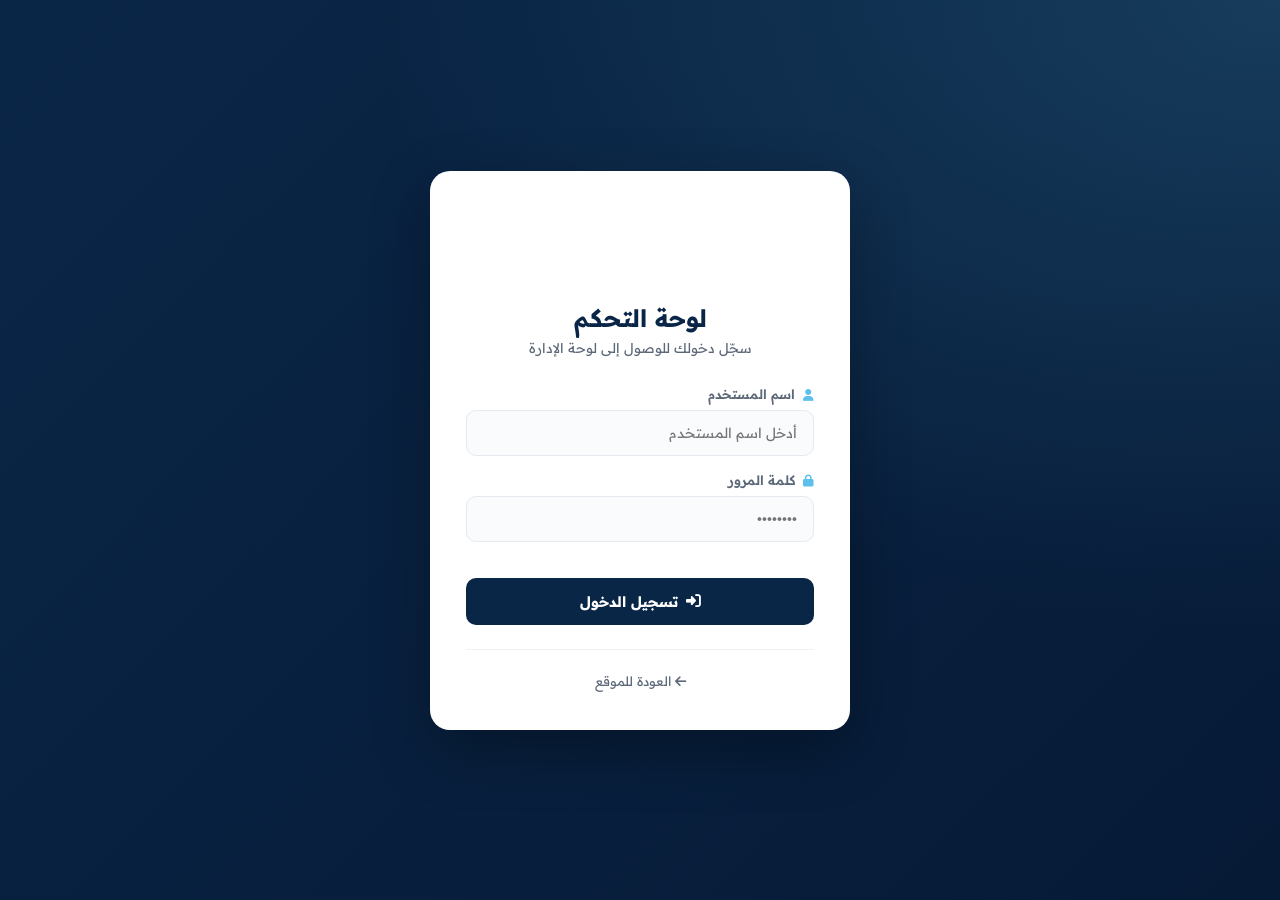
<file: admin/index.html>
<!DOCTYPE html>
<html lang="ar" dir="rtl">
<head>
<meta charset="utf-8">
<meta name="viewport" content="width=device-width, initial-scale=1">
<meta name="theme-color" content="#0a2647">
<title>لوحة التحكم | العواد للتكييف</title>
<link rel="stylesheet" href="https://cdnjs.cloudflare.com/ajax/libs/font-awesome/6.5.0/css/all.min.css">
<link href="https://fonts.googleapis.com/css2?family=Readex+Pro:wght@300;400;500;600;700&display=swap" rel="stylesheet">
<link rel="stylesheet" href="assets/admin.css">
</head>
<body class="login-body">

<div class="login-wrap">
<div class="login-card">
<div class="login-logo">
<img src="../assets/logo.svg" alt="العواد للتكييف">
</div>

<div class="login-head">
<h1>لوحة التحكم</h1>
<p>سجّل دخولك للوصول إلى لوحة الإدارة</p>
</div>

<form id="loginForm" class="login-form">
<div class="lf-group">
<label><i class="fa fa-user"></i> اسم المستخدم</label>
<input type="text" id="username" required placeholder="أدخل اسم المستخدم">
</div>

<div class="lf-group">
<label><i class="fa fa-lock"></i> كلمة المرور</label>
<input type="password" id="password" required placeholder="••••••••">
</div>

<div id="loginError" class="lf-error"></div>

<button type="submit" class="lf-btn">
<i class="fa fa-sign-in-alt"></i> تسجيل الدخول
</button>
</form>

<div class="login-foot">
<a href="../index.html"><i class="fa fa-arrow-left"></i> العودة للموقع</a>
</div>
</div>
</div>

<script src="assets/admin.js"></script>
<script>
// تسجيل الدخول
document.getElementById('loginForm').addEventListener('submit', function(e){
    e.preventDefault();
    const u = document.getElementById('username').value.trim();
    const p = document.getElementById('password').value.trim();
    const err = document.getElementById('loginError');
    
    // بيانات الدخول - يمكنك تغييرها
    if(u === 'alawad' && p === 'admin2025'){
        localStorage.setItem('alawad_admin', 'true');
        localStorage.setItem('alawad_admin_time', Date.now());
        window.location.href = 'dashboard.html';
    } else {
        err.textContent = 'اسم المستخدم أو كلمة المرور غير صحيحة';
        err.classList.add('show');
        setTimeout(() => err.classList.remove('show'), 3000);
    }
});

// لو الدخول مسجل، حوله مباشرة
if(localStorage.getItem('alawad_admin') === 'true'){
    window.location.href = 'dashboard.html';
}
</script>
</body>
</html>
</file>
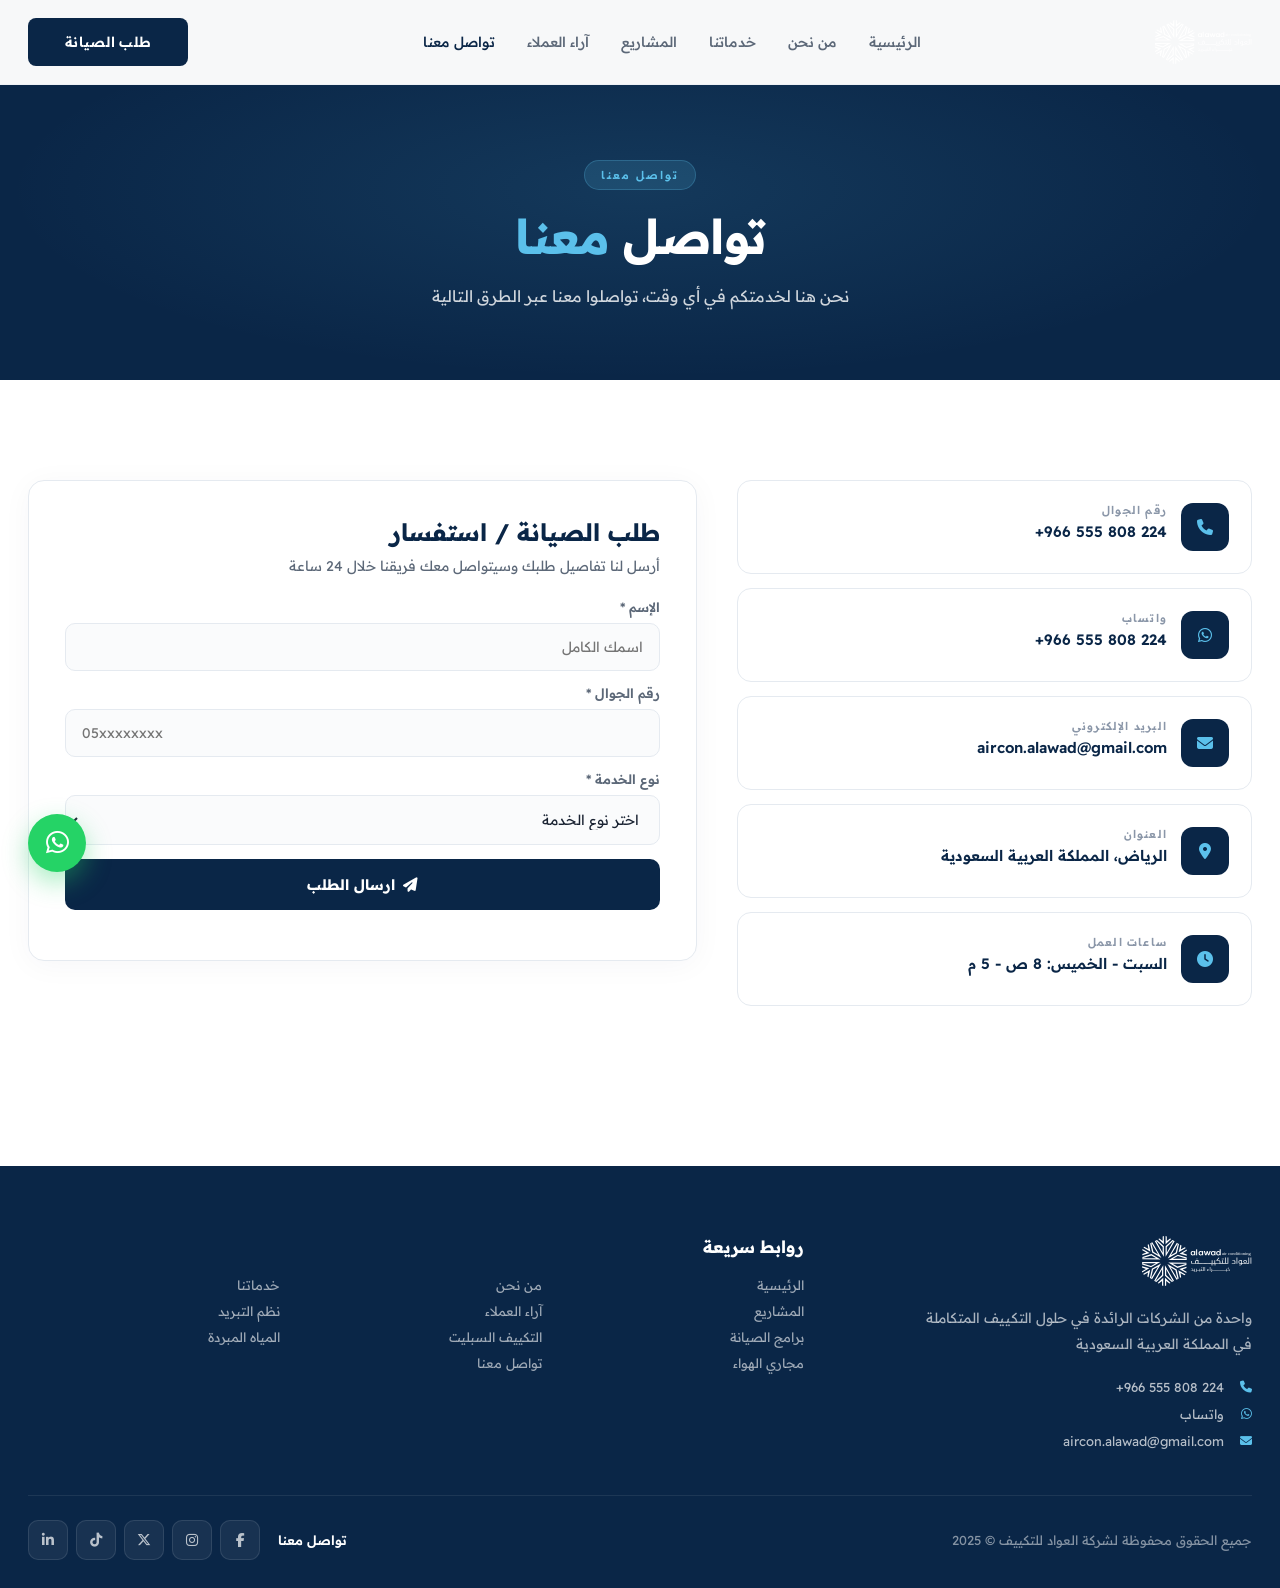
<file: contact.html>
<!DOCTYPE html>
<html lang="ar" dir="rtl">
<head>
<meta charset="utf-8">
<meta name="viewport" content="width=device-width, initial-scale=1, shrink-to-fit=no">
<meta name="theme-color" content="#0a2647">
<title>تواصل معنا | العواد للتكييف</title>
<link rel="stylesheet" href="https://cdnjs.cloudflare.com/ajax/libs/font-awesome/6.5.0/css/all.min.css">
<link href="https://fonts.googleapis.com/css2?family=Readex+Pro:wght@300;400;500;600;700&display=swap" rel="stylesheet">
<link rel="stylesheet" href="assets/style.css">
</head>
<body class="inner-page">

<div id="loader">
    <img src="assets/transition.gif" alt="جاري التحميل...">
</div>

<header class="hdr">
<div class="hc">
<div class="logo"><a href="index.html"><img src="assets/logo.svg" alt="العواد للتكييف"></a></div>
<nav class="mnav"><a href="index.html" class="">الرئيسية</a><a href="about.html" class="">من نحن</a><a href="services.html" class="">خدماتنا</a><a href="projects.html" class="">المشاريع</a><a href="testimonials.html" class="">آراء العملاء</a><a href="contact.html" class="act">تواصل معنا</a></nav>
<div class="hx">
<a href="contact.html" class="btn btn-fill">طلب الصيانة</a>
<button class="burg" onclick="openMob()"><span></span><span></span><span></span></button>
</div>
</div>
</header>

<div class="mob" id="mob">
<div class="mob-hd">
<img src="assets/logo.svg" alt="">
<button class="mob-x" onclick="closeMob()">✕</button>
</div>
<div class="mob-body">
<ul><li><a href="index.html" class=""><i class="fa fa-home"></i>الرئيسية</a></li><li><a href="about.html" class=""><i class="fa fa-info-circle"></i>من نحن</a></li><li><a href="services.html" class=""><i class="fa fa-cogs"></i>خدماتنا</a></li><li><a href="projects.html" class=""><i class="fa fa-briefcase"></i>المشاريع</a></li><li><a href="testimonials.html" class=""><i class="fa fa-star"></i>آراء العملاء</a></li><li><a href="contact.html" class="act"><i class="fa fa-envelope"></i>تواصل معنا</a></li></ul>
</div>
<div class="mob-ft">
<a href="tel:0555808224" class="btn btn-ghost"><i class="fa fa-phone"></i> اتصل الآن</a>
<a href="https://wa.me/966555808224" target="_blank" class="btn btn-fill"><i class="fab fa-whatsapp"></i> واتساب</a>
</div>
</div>

<a href="https://wa.me/966555808224" target="_blank" class="wapf"><i class="fab fa-whatsapp"></i></a>

<main>

<section class="page-hero">
<div class="page-hero-c">
<div class="sub-tag" style="background:rgba(91,192,235,0.15);color:var(--sky);border:1px solid rgba(91,192,235,0.25)">تواصل معنا</div>
<h1>تواصل <span style="color:var(--sky)">معنا</span></h1>
<p>نحن هنا لخدمتكم في أي وقت، تواصلوا معنا عبر الطرق التالية</p>
</div>
</section>

<section>
<div class="sec">
<div class="ctgrid">
<div class="ctinfo">
<div class="cti"><div class="cti-i"><i class="fa fa-phone"></i></div><div><div class="cti-l">رقم الجوال</div><div class="cti-v"><a href="tel:0555808224">+966 555 808 224</a></div></div></div>
<div class="cti"><div class="cti-i"><i class="fab fa-whatsapp"></i></div><div><div class="cti-l">واتساب</div><div class="cti-v"><a href="https://wa.me/966555808224" target="_blank">+966 555 808 224</a></div></div></div>
<div class="cti"><div class="cti-i"><i class="fa fa-envelope"></i></div><div><div class="cti-l">البريد الإلكتروني</div><div class="cti-v"><a href="mailto:aircon.alawad@gmail.com">aircon.alawad@gmail.com</a></div></div></div>
<div class="cti"><div class="cti-i"><i class="fa fa-map-marker-alt"></i></div><div><div class="cti-l">العنوان</div><div class="cti-v">الرياض، المملكة العربية السعودية</div></div></div>
<div class="cti"><div class="cti-i"><i class="fa fa-clock"></i></div><div><div class="cti-l">ساعات العمل</div><div class="cti-v">السبت - الخميس: 8 ص - 5 م</div></div></div>
</div>

<form class="ctform" id="contactForm">
<h3>طلب الصيانة / استفسار</h3>
<p>أرسل لنا تفاصيل طلبك وسيتواصل معك فريقنا خلال 24 ساعة</p>

<div class="fgr"><label>الإسم *</label><input type="text" name="name" required class="fin" placeholder="اسمك الكامل"></div>

<div class="fgr"><label>رقم الجوال *</label><input type="tel" name="phone" required class="fin" placeholder="05xxxxxxxx"></div>

<div class="fgr"><label>نوع الخدمة *</label><select name="service" required class="fsl"><option value="">اختر نوع الخدمة</option><option>صيانة تكييف</option><option>تركيب تكييف</option><option>طلب شراء تكييف</option></select></div>

<button type="submit" class="fsub" id="submitBtn"><i class="fa fa-paper-plane"></i> ارسال الطلب</button>
<div id="formMsg" class="form-msg"></div>
</form>
</div>
</div>
</section>

</main>

<footer class="ft">
<div class="fc">
<div class="fg">
<div>
<div class="fl"><img src="assets/logo.svg" alt=""></div>
<p class="fa-txt">واحدة من الشركات الرائدة في حلول التكييف المتكاملة في المملكة العربية السعودية</p>
<ul class="fct">
<li><a href="tel:0555808224"><i class="fa fa-phone"></i> <span class="ltr-num">+966 555 808 224</span></a></li>
<li><a href="https://wa.me/966555808224"><i class="fab fa-whatsapp"></i> واتساب</a></li>
<li><a href="mailto:aircon.alawad@gmail.com"><i class="fa fa-envelope"></i> aircon.alawad@gmail.com</a></li>
</ul>
</div>
<div>
<h4 class="flt">روابط سريعة</h4>
<div class="flg">
<a href="index.html">الرئيسية</a>
<a href="about.html">من نحن</a>
<a href="services.html">خدماتنا</a>
<a href="projects.html">المشاريع</a>
<a href="testimonials.html">آراء العملاء</a>
<a href="services.html">نظم التبريد</a>
<a href="services.html">برامج الصيانة</a>
<a href="services.html">التكييف السبليت</a>
<a href="services.html">المياه المبردة</a>
<a href="services.html">مجاري الهواء</a>
<a href="contact.html">تواصل معنا</a>
</div>
</div>
</div>
<div class="fb">
<div class="fcr">جميع الحقوق محفوظة لشركة العواد للتكييف © 2025</div>
<div class="fso">
<span class="t">تواصل معنا</span>
<a href="https://www.facebook.com/AlawadAirConditioning" target="_blank"><i class="fab fa-facebook-f"></i></a>
<a href="https://www.instagram.com/alawaad2008/" target="_blank"><i class="fab fa-instagram"></i></a>
<a href="https://twitter.com/alawadaircondit" target="_blank"><i class="fab fa-x-twitter"></i></a>
<a href="https://www.tiktok.com/@alawadaircondit" target="_blank"><i class="fab fa-tiktok"></i></a>
<a href="https://www.linkedin.com/company/82084928" target="_blank"><i class="fab fa-linkedin-in"></i></a>
</div>
</div>
</div>
</footer>

<script src="assets/script.js"></script>
</body>
</html>
</file>
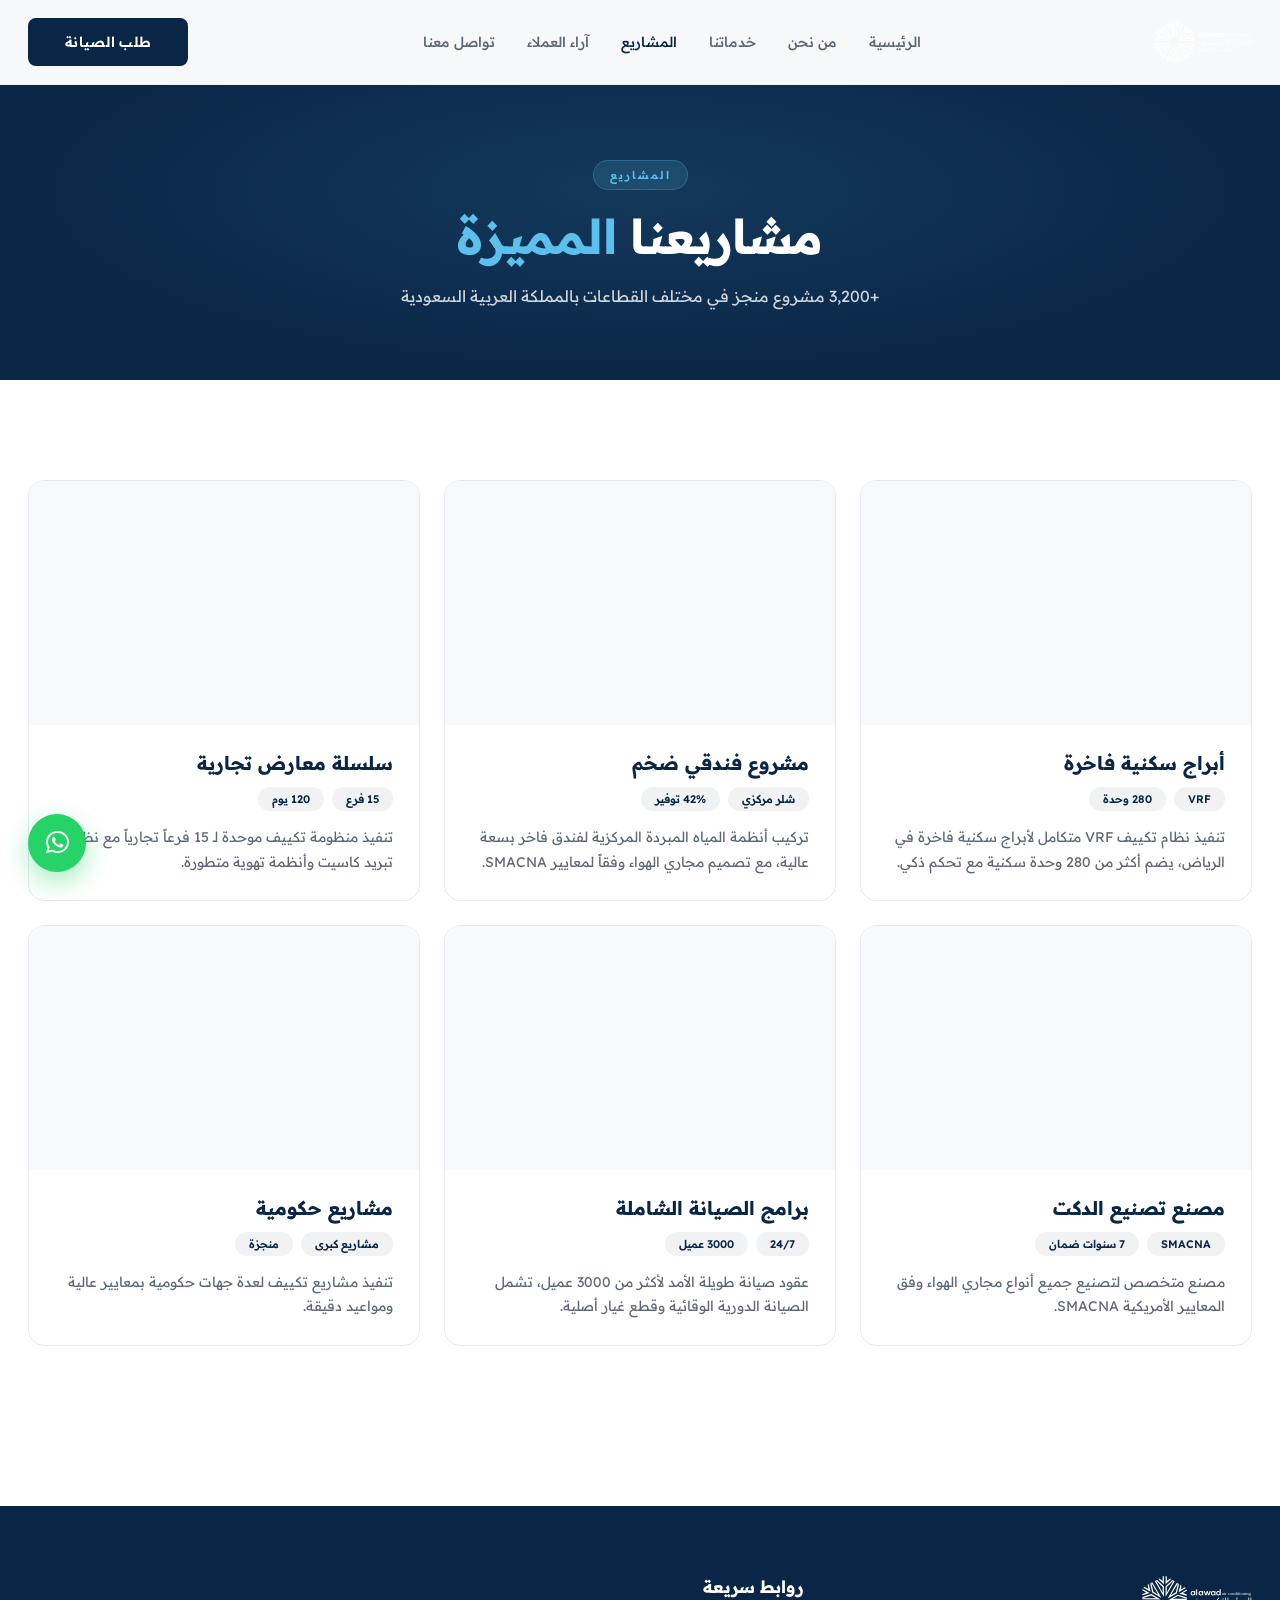
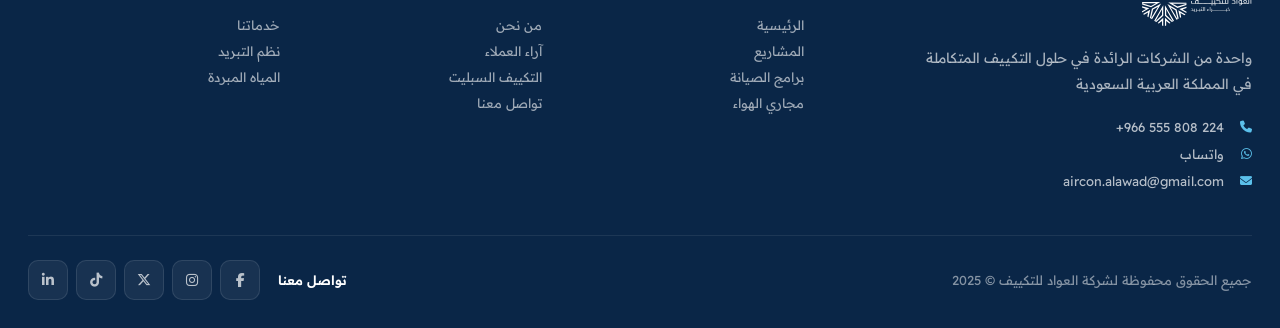
<file: projects.html>
<!DOCTYPE html>
<html lang="ar" dir="rtl">
<head>
<meta charset="utf-8">
<meta name="viewport" content="width=device-width, initial-scale=1, shrink-to-fit=no">
<meta name="theme-color" content="#0a2647">
<title>المشاريع | العواد للتكييف</title>
<link rel="stylesheet" href="https://cdnjs.cloudflare.com/ajax/libs/font-awesome/6.5.0/css/all.min.css">
<link href="https://fonts.googleapis.com/css2?family=Readex+Pro:wght@300;400;500;600;700&display=swap" rel="stylesheet">
<link rel="stylesheet" href="assets/style.css">
</head>
<body class="inner-page">

<div id="loader">
    <img src="assets/transition.gif" alt="جاري التحميل...">
</div>

<header class="hdr">
<div class="hc">
<div class="logo"><a href="index.html"><img src="assets/logo.svg" alt="العواد للتكييف"></a></div>
<nav class="mnav"><a href="index.html" class="">الرئيسية</a><a href="about.html" class="">من نحن</a><a href="services.html" class="">خدماتنا</a><a href="projects.html" class="act">المشاريع</a><a href="testimonials.html" class="">آراء العملاء</a><a href="contact.html" class="">تواصل معنا</a></nav>
<div class="hx">
<a href="contact.html" class="btn btn-fill">طلب الصيانة</a>
<button class="burg" onclick="openMob()"><span></span><span></span><span></span></button>
</div>
</div>
</header>

<div class="mob" id="mob">
<div class="mob-hd">
<img src="assets/logo.svg" alt="">
<button class="mob-x" onclick="closeMob()">✕</button>
</div>
<div class="mob-body">
<ul><li><a href="index.html" class=""><i class="fa fa-home"></i>الرئيسية</a></li><li><a href="about.html" class=""><i class="fa fa-info-circle"></i>من نحن</a></li><li><a href="services.html" class=""><i class="fa fa-cogs"></i>خدماتنا</a></li><li><a href="projects.html" class="act"><i class="fa fa-briefcase"></i>المشاريع</a></li><li><a href="testimonials.html" class=""><i class="fa fa-star"></i>آراء العملاء</a></li><li><a href="contact.html" class=""><i class="fa fa-envelope"></i>تواصل معنا</a></li></ul>
</div>
<div class="mob-ft">
<a href="tel:0555808224" class="btn btn-ghost"><i class="fa fa-phone"></i> اتصل الآن</a>
<a href="https://wa.me/966555808224" target="_blank" class="btn btn-fill"><i class="fab fa-whatsapp"></i> واتساب</a>
</div>
</div>

<a href="https://wa.me/966555808224" target="_blank" class="wapf"><i class="fab fa-whatsapp"></i></a>

<main>

<section class="page-hero">
<div class="page-hero-c">
<div class="sub-tag" style="background:rgba(91,192,235,0.15);color:var(--sky);border:1px solid rgba(91,192,235,0.25)">المشاريع</div>
<h1>مشاريعنا <span style="color:var(--sky)">المميزة</span></h1>
<p>+3,200 مشروع منجز في مختلف القطاعات بالمملكة العربية السعودية</p>
</div>
</section>

<section>
<div class="sec">
<div class="pjgrid">
<div class="pjcard">
<div class="pjimg" style="background-image:url('https://alawad-air.com/wp-content/uploads/2025/05/Banner_4.jpg')"></div>
<div class="pjbody">
<h4>أبراج سكنية فاخرة</h4>
<div class="pjmeta"><span>VRF</span><span>280 وحدة</span></div>
<p>تنفيذ نظام تكييف VRF متكامل لأبراج سكنية فاخرة في الرياض، يضم أكثر من 280 وحدة سكنية مع تحكم ذكي.</p>
</div>
</div>
<div class="pjcard">
<div class="pjimg" style="background-image:url('https://alawad-air.com/wp-content/uploads/2025/05/Banner_2.jpg')"></div>
<div class="pjbody">
<h4>مشروع فندقي ضخم</h4>
<div class="pjmeta"><span>شلر مركزي</span><span>42% توفير</span></div>
<p>تركيب أنظمة المياه المبردة المركزية لفندق فاخر بسعة عالية، مع تصميم مجاري الهواء وفقاً لمعايير SMACNA.</p>
</div>
</div>
<div class="pjcard">
<div class="pjimg" style="background-image:url('https://alawad-air.com/wp-content/uploads/2025/05/Banner_6.jpg')"></div>
<div class="pjbody">
<h4>سلسلة معارض تجارية</h4>
<div class="pjmeta"><span>15 فرع</span><span>120 يوم</span></div>
<p>تنفيذ منظومة تكييف موحدة لـ 15 فرعاً تجارياً مع نظم تبريد كاسيت وأنظمة تهوية متطورة.</p>
</div>
</div>
<div class="pjcard">
<div class="pjimg" style="background-image:url('https://alawad-air.com/wp-content/uploads/2025/05/Banner_8.jpg')"></div>
<div class="pjbody">
<h4>مصنع تصنيع الدكت</h4>
<div class="pjmeta"><span>SMACNA</span><span>7 سنوات ضمان</span></div>
<p>مصنع متخصص لتصنيع جميع أنواع مجاري الهواء وفق المعايير الأمريكية SMACNA.</p>
</div>
</div>
<div class="pjcard">
<div class="pjimg" style="background-image:url('https://alawad-air.com/wp-content/uploads/2025/05/Banner_4.jpg')"></div>
<div class="pjbody">
<h4>برامج الصيانة الشاملة</h4>
<div class="pjmeta"><span>24/7</span><span>3000 عميل</span></div>
<p>عقود صيانة طويلة الأمد لأكثر من 3000 عميل، تشمل الصيانة الدورية الوقائية وقطع غيار أصلية.</p>
</div>
</div>
<div class="pjcard">
<div class="pjimg" style="background-image:url('https://alawad-air.com/wp-content/uploads/2025/05/Banner_2.jpg')"></div>
<div class="pjbody">
<h4>مشاريع حكومية</h4>
<div class="pjmeta"><span>مشاريع كبرى</span><span>منجزة</span></div>
<p>تنفيذ مشاريع تكييف لعدة جهات حكومية بمعايير عالية ومواعيد دقيقة.</p>
</div>
</div>
</div>
</div>
</section>

</main>

<footer class="ft">
<div class="fc">
<div class="fg">
<div>
<div class="fl"><img src="assets/logo.svg" alt=""></div>
<p class="fa-txt">واحدة من الشركات الرائدة في حلول التكييف المتكاملة في المملكة العربية السعودية</p>
<ul class="fct">
<li><a href="tel:0555808224"><i class="fa fa-phone"></i> <span class="ltr-num">+966 555 808 224</span></a></li>
<li><a href="https://wa.me/966555808224"><i class="fab fa-whatsapp"></i> واتساب</a></li>
<li><a href="mailto:aircon.alawad@gmail.com"><i class="fa fa-envelope"></i> aircon.alawad@gmail.com</a></li>
</ul>
</div>
<div>
<h4 class="flt">روابط سريعة</h4>
<div class="flg">
<a href="index.html">الرئيسية</a>
<a href="about.html">من نحن</a>
<a href="services.html">خدماتنا</a>
<a href="projects.html">المشاريع</a>
<a href="testimonials.html">آراء العملاء</a>
<a href="services.html">نظم التبريد</a>
<a href="services.html">برامج الصيانة</a>
<a href="services.html">التكييف السبليت</a>
<a href="services.html">المياه المبردة</a>
<a href="services.html">مجاري الهواء</a>
<a href="contact.html">تواصل معنا</a>
</div>
</div>
</div>
<div class="fb">
<div class="fcr">جميع الحقوق محفوظة لشركة العواد للتكييف © 2025</div>
<div class="fso">
<span class="t">تواصل معنا</span>
<a href="https://www.facebook.com/AlawadAirConditioning" target="_blank"><i class="fab fa-facebook-f"></i></a>
<a href="https://www.instagram.com/alawaad2008/" target="_blank"><i class="fab fa-instagram"></i></a>
<a href="https://twitter.com/alawadaircondit" target="_blank"><i class="fab fa-x-twitter"></i></a>
<a href="https://www.tiktok.com/@alawadaircondit" target="_blank"><i class="fab fa-tiktok"></i></a>
<a href="https://www.linkedin.com/company/82084928" target="_blank"><i class="fab fa-linkedin-in"></i></a>
</div>
</div>
</div>
</footer>

<script src="assets/script.js"></script>
</body>
</html>
</file>
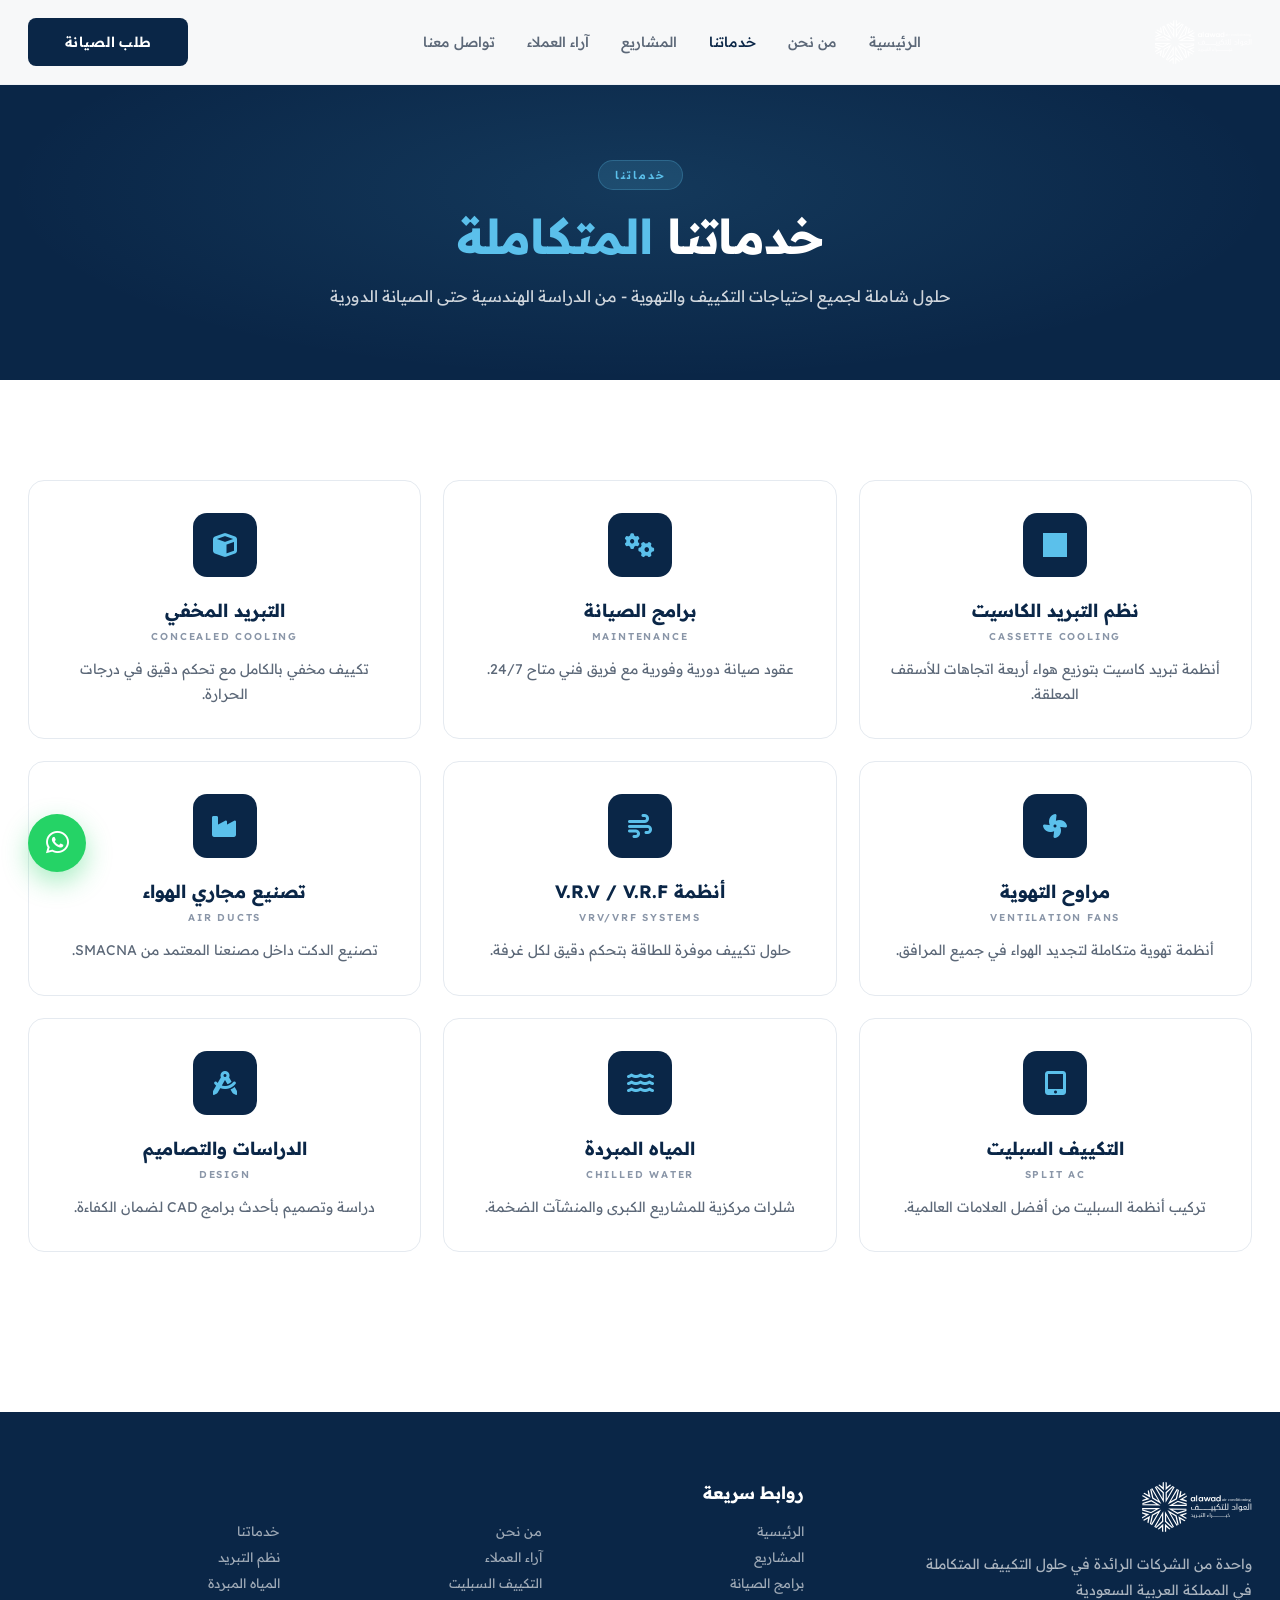
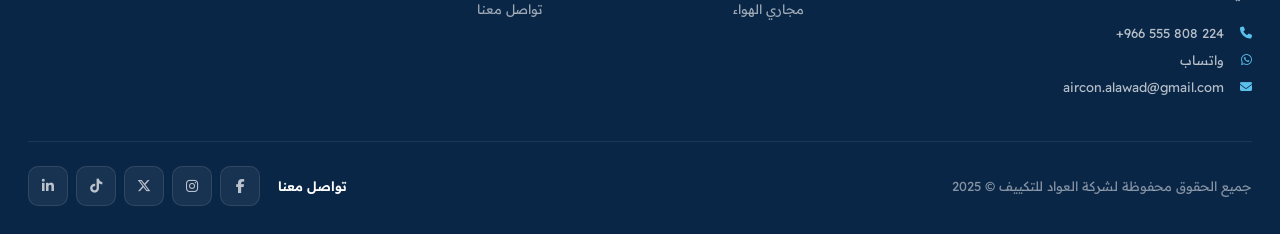
<file: services.html>
<!DOCTYPE html>
<html lang="ar" dir="rtl">
<head>
<meta charset="utf-8">
<meta name="viewport" content="width=device-width, initial-scale=1, shrink-to-fit=no">
<meta name="theme-color" content="#0a2647">
<title>خدماتنا | العواد للتكييف</title>
<link rel="stylesheet" href="https://cdnjs.cloudflare.com/ajax/libs/font-awesome/6.5.0/css/all.min.css">
<link href="https://fonts.googleapis.com/css2?family=Readex+Pro:wght@300;400;500;600;700&display=swap" rel="stylesheet">
<link rel="stylesheet" href="assets/style.css">
</head>
<body class="inner-page">

<div id="loader">
    <img src="assets/transition.gif" alt="جاري التحميل...">
</div>

<header class="hdr">
<div class="hc">
<div class="logo"><a href="index.html"><img src="assets/logo.svg" alt="العواد للتكييف"></a></div>
<nav class="mnav"><a href="index.html" class="">الرئيسية</a><a href="about.html" class="">من نحن</a><a href="services.html" class="act">خدماتنا</a><a href="projects.html" class="">المشاريع</a><a href="testimonials.html" class="">آراء العملاء</a><a href="contact.html" class="">تواصل معنا</a></nav>
<div class="hx">
<a href="contact.html" class="btn btn-fill">طلب الصيانة</a>
<button class="burg" onclick="openMob()"><span></span><span></span><span></span></button>
</div>
</div>
</header>

<div class="mob" id="mob">
<div class="mob-hd">
<img src="assets/logo.svg" alt="">
<button class="mob-x" onclick="closeMob()">✕</button>
</div>
<div class="mob-body">
<ul><li><a href="index.html" class=""><i class="fa fa-home"></i>الرئيسية</a></li><li><a href="about.html" class=""><i class="fa fa-info-circle"></i>من نحن</a></li><li><a href="services.html" class="act"><i class="fa fa-cogs"></i>خدماتنا</a></li><li><a href="projects.html" class=""><i class="fa fa-briefcase"></i>المشاريع</a></li><li><a href="testimonials.html" class=""><i class="fa fa-star"></i>آراء العملاء</a></li><li><a href="contact.html" class=""><i class="fa fa-envelope"></i>تواصل معنا</a></li></ul>
</div>
<div class="mob-ft">
<a href="tel:0555808224" class="btn btn-ghost"><i class="fa fa-phone"></i> اتصل الآن</a>
<a href="https://wa.me/966555808224" target="_blank" class="btn btn-fill"><i class="fab fa-whatsapp"></i> واتساب</a>
</div>
</div>

<a href="https://wa.me/966555808224" target="_blank" class="wapf"><i class="fab fa-whatsapp"></i></a>

<main>

<section class="page-hero">
<div class="page-hero-c">
<div class="sub-tag" style="background:rgba(91,192,235,0.15);color:var(--sky);border:1px solid rgba(91,192,235,0.25)">خدماتنا</div>
<h1>خدماتنا <span style="color:var(--sky)">المتكاملة</span></h1>
<p>حلول شاملة لجميع احتياجات التكييف والتهوية - من الدراسة الهندسية حتى الصيانة الدورية</p>
</div>
</section>

<section>
<div class="sec">
<div class="svgrid">
<div class="svc"><div class="svc-i"><i class="fa fa-square-full"></i></div><h4>نظم التبريد الكاسيت</h4><div class="en">CASSETTE COOLING</div><p>أنظمة تبريد كاسيت بتوزيع هواء أربعة اتجاهات للأسقف المعلقة.</p></div>
<div class="svc"><div class="svc-i"><i class="fa fa-cogs"></i></div><h4>برامج الصيانة</h4><div class="en">MAINTENANCE</div><p>عقود صيانة دورية وفورية مع فريق فني متاح 24/7.</p></div>
<div class="svc"><div class="svc-i"><i class="fa fa-cube"></i></div><h4>التبريد المخفي</h4><div class="en">CONCEALED COOLING</div><p>تكييف مخفي بالكامل مع تحكم دقيق في درجات الحرارة.</p></div>
<div class="svc"><div class="svc-i"><i class="fa fa-fan"></i></div><h4>مراوح التهوية</h4><div class="en">VENTILATION FANS</div><p>أنظمة تهوية متكاملة لتجديد الهواء في جميع المرافق.</p></div>
<div class="svc"><div class="svc-i"><i class="fa fa-wind"></i></div><h4>أنظمة V.R.V / V.R.F</h4><div class="en">VRV/VRF SYSTEMS</div><p>حلول تكييف موفرة للطاقة بتحكم دقيق لكل غرفة.</p></div>
<div class="svc"><div class="svc-i"><i class="fa fa-industry"></i></div><h4>تصنيع مجاري الهواء</h4><div class="en">AIR DUCTS</div><p>تصنيع الدكت داخل مصنعنا المعتمد من SMACNA.</p></div>
<div class="svc"><div class="svc-i"><i class="fa fa-tablet-alt"></i></div><h4>التكييف السبليت</h4><div class="en">SPLIT AC</div><p>تركيب أنظمة السبليت من أفضل العلامات العالمية.</p></div>
<div class="svc"><div class="svc-i"><i class="fa fa-water"></i></div><h4>المياه المبردة</h4><div class="en">CHILLED WATER</div><p>شلرات مركزية للمشاريع الكبرى والمنشآت الضخمة.</p></div>
<div class="svc"><div class="svc-i"><i class="fa fa-drafting-compass"></i></div><h4>الدراسات والتصاميم</h4><div class="en">DESIGN</div><p>دراسة وتصميم بأحدث برامج CAD لضمان الكفاءة.</p></div>
</div>
</div>
</section>

</main>

<footer class="ft">
<div class="fc">
<div class="fg">
<div>
<div class="fl"><img src="assets/logo.svg" alt=""></div>
<p class="fa-txt">واحدة من الشركات الرائدة في حلول التكييف المتكاملة في المملكة العربية السعودية</p>
<ul class="fct">
<li><a href="tel:0555808224"><i class="fa fa-phone"></i> <span class="ltr-num">+966 555 808 224</span></a></li>
<li><a href="https://wa.me/966555808224"><i class="fab fa-whatsapp"></i> واتساب</a></li>
<li><a href="mailto:aircon.alawad@gmail.com"><i class="fa fa-envelope"></i> aircon.alawad@gmail.com</a></li>
</ul>
</div>
<div>
<h4 class="flt">روابط سريعة</h4>
<div class="flg">
<a href="index.html">الرئيسية</a>
<a href="about.html">من نحن</a>
<a href="services.html">خدماتنا</a>
<a href="projects.html">المشاريع</a>
<a href="testimonials.html">آراء العملاء</a>
<a href="services.html">نظم التبريد</a>
<a href="services.html">برامج الصيانة</a>
<a href="services.html">التكييف السبليت</a>
<a href="services.html">المياه المبردة</a>
<a href="services.html">مجاري الهواء</a>
<a href="contact.html">تواصل معنا</a>
</div>
</div>
</div>
<div class="fb">
<div class="fcr">جميع الحقوق محفوظة لشركة العواد للتكييف © 2025</div>
<div class="fso">
<span class="t">تواصل معنا</span>
<a href="https://www.facebook.com/AlawadAirConditioning" target="_blank"><i class="fab fa-facebook-f"></i></a>
<a href="https://www.instagram.com/alawaad2008/" target="_blank"><i class="fab fa-instagram"></i></a>
<a href="https://twitter.com/alawadaircondit" target="_blank"><i class="fab fa-x-twitter"></i></a>
<a href="https://www.tiktok.com/@alawadaircondit" target="_blank"><i class="fab fa-tiktok"></i></a>
<a href="https://www.linkedin.com/company/82084928" target="_blank"><i class="fab fa-linkedin-in"></i></a>
</div>
</div>
</div>
</footer>

<script src="assets/script.js"></script>
</body>
</html>
</file>
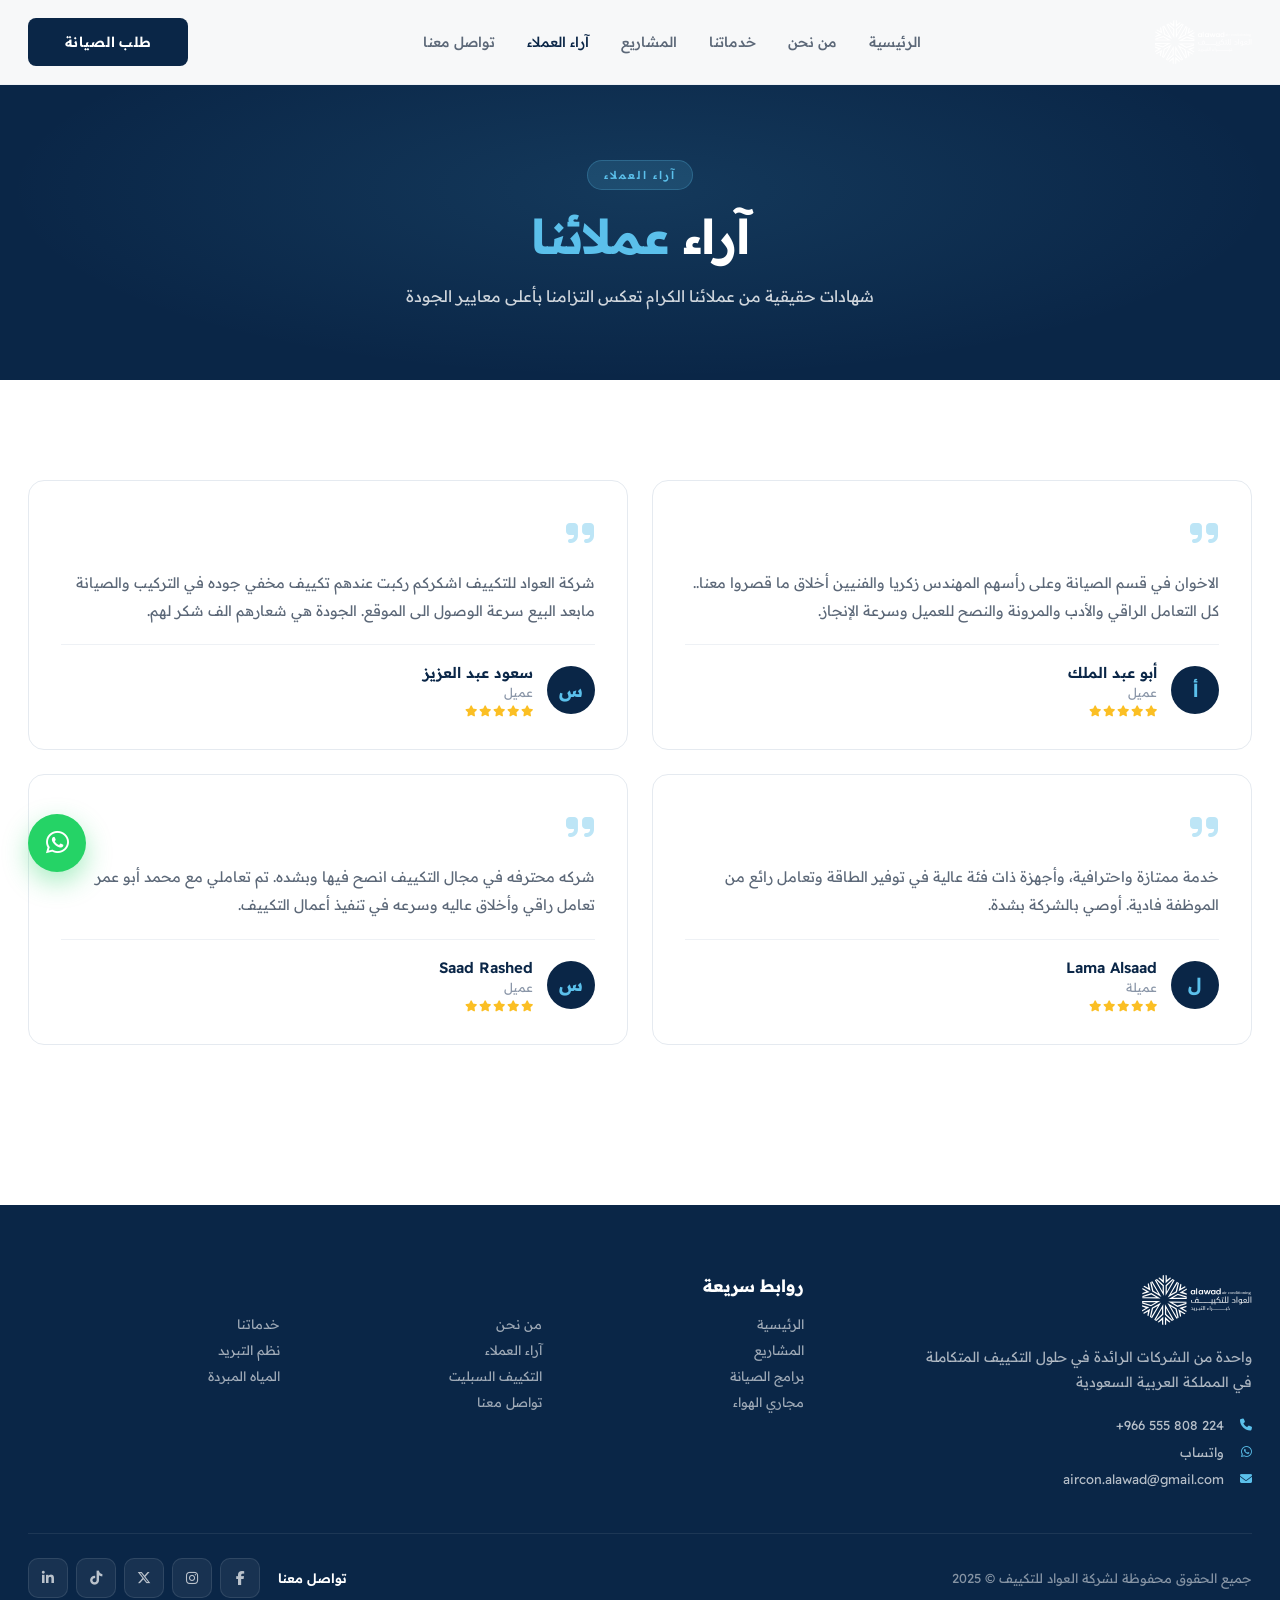
<file: testimonials.html>
<!DOCTYPE html>
<html lang="ar" dir="rtl">
<head>
<meta charset="utf-8">
<meta name="viewport" content="width=device-width, initial-scale=1, shrink-to-fit=no">
<meta name="theme-color" content="#0a2647">
<title>آراء العملاء | العواد للتكييف</title>
<link rel="stylesheet" href="https://cdnjs.cloudflare.com/ajax/libs/font-awesome/6.5.0/css/all.min.css">
<link href="https://fonts.googleapis.com/css2?family=Readex+Pro:wght@300;400;500;600;700&display=swap" rel="stylesheet">
<link rel="stylesheet" href="assets/style.css">
</head>
<body class="inner-page">

<div id="loader">
    <img src="assets/transition.gif" alt="جاري التحميل...">
</div>

<header class="hdr">
<div class="hc">
<div class="logo"><a href="index.html"><img src="assets/logo.svg" alt="العواد للتكييف"></a></div>
<nav class="mnav"><a href="index.html" class="">الرئيسية</a><a href="about.html" class="">من نحن</a><a href="services.html" class="">خدماتنا</a><a href="projects.html" class="">المشاريع</a><a href="testimonials.html" class="act">آراء العملاء</a><a href="contact.html" class="">تواصل معنا</a></nav>
<div class="hx">
<a href="contact.html" class="btn btn-fill">طلب الصيانة</a>
<button class="burg" onclick="openMob()"><span></span><span></span><span></span></button>
</div>
</div>
</header>

<div class="mob" id="mob">
<div class="mob-hd">
<img src="assets/logo.svg" alt="">
<button class="mob-x" onclick="closeMob()">✕</button>
</div>
<div class="mob-body">
<ul><li><a href="index.html" class=""><i class="fa fa-home"></i>الرئيسية</a></li><li><a href="about.html" class=""><i class="fa fa-info-circle"></i>من نحن</a></li><li><a href="services.html" class=""><i class="fa fa-cogs"></i>خدماتنا</a></li><li><a href="projects.html" class=""><i class="fa fa-briefcase"></i>المشاريع</a></li><li><a href="testimonials.html" class="act"><i class="fa fa-star"></i>آراء العملاء</a></li><li><a href="contact.html" class=""><i class="fa fa-envelope"></i>تواصل معنا</a></li></ul>
</div>
<div class="mob-ft">
<a href="tel:0555808224" class="btn btn-ghost"><i class="fa fa-phone"></i> اتصل الآن</a>
<a href="https://wa.me/966555808224" target="_blank" class="btn btn-fill"><i class="fab fa-whatsapp"></i> واتساب</a>
</div>
</div>

<a href="https://wa.me/966555808224" target="_blank" class="wapf"><i class="fab fa-whatsapp"></i></a>

<main>

<section class="page-hero">
<div class="page-hero-c">
<div class="sub-tag" style="background:rgba(91,192,235,0.15);color:var(--sky);border:1px solid rgba(91,192,235,0.25)">آراء العملاء</div>
<h1>آراء <span style="color:var(--sky)">عملائنا</span></h1>
<p>شهادات حقيقية من عملائنا الكرام تعكس التزامنا بأعلى معايير الجودة</p>
</div>
</section>

<section>
<div class="sec">
<div class="trgrid">
<div class="trc">
<div class="qi"><i class="fa fa-quote-right"></i></div>
<p>الاخوان في قسم الصيانة وعلى رأسهم المهندس زكريا والفنيين أخلاق ما قصروا معنا.. كل التعامل الراقي والأدب والمرونة والنصح للعميل وسرعة الإنجاز.</p>
<div class="trau"><div class="trav">أ</div><div><div class="trnm">أبو عبد الملك</div><div class="trrl">عميل</div><div class="trst"><i class="fa fa-star"></i><i class="fa fa-star"></i><i class="fa fa-star"></i><i class="fa fa-star"></i><i class="fa fa-star"></i></div></div></div>
</div>
<div class="trc">
<div class="qi"><i class="fa fa-quote-right"></i></div>
<p>شركة العواد للتكييف اشكركم ركبت عندهم تكييف مخفي جوده في التركيب والصيانة مابعد البيع سرعة الوصول الى الموقع. الجودة هي شعارهم الف شكر لهم.</p>
<div class="trau"><div class="trav">س</div><div><div class="trnm">سعود عبد العزيز</div><div class="trrl">عميل</div><div class="trst"><i class="fa fa-star"></i><i class="fa fa-star"></i><i class="fa fa-star"></i><i class="fa fa-star"></i><i class="fa fa-star"></i></div></div></div>
</div>
<div class="trc">
<div class="qi"><i class="fa fa-quote-right"></i></div>
<p>خدمة ممتازة واحترافية، وأجهزة ذات فئة عالية في توفير الطاقة وتعامل رائع من الموظفة فادية. أوصي بالشركة بشدة.</p>
<div class="trau"><div class="trav">ل</div><div><div class="trnm">Lama Alsaad</div><div class="trrl">عميلة</div><div class="trst"><i class="fa fa-star"></i><i class="fa fa-star"></i><i class="fa fa-star"></i><i class="fa fa-star"></i><i class="fa fa-star"></i></div></div></div>
</div>
<div class="trc">
<div class="qi"><i class="fa fa-quote-right"></i></div>
<p>شركه محترفه في مجال التكييف انصح فيها وبشده. تم تعاملي مع محمد أبو عمر تعامل راقي وأخلاق عاليه وسرعه في تنفيذ أعمال التكييف.</p>
<div class="trau"><div class="trav">س</div><div><div class="trnm">Saad Rashed</div><div class="trrl">عميل</div><div class="trst"><i class="fa fa-star"></i><i class="fa fa-star"></i><i class="fa fa-star"></i><i class="fa fa-star"></i><i class="fa fa-star"></i></div></div></div>
</div>
</div>
</div>
</section>

</main>

<footer class="ft">
<div class="fc">
<div class="fg">
<div>
<div class="fl"><img src="assets/logo.svg" alt=""></div>
<p class="fa-txt">واحدة من الشركات الرائدة في حلول التكييف المتكاملة في المملكة العربية السعودية</p>
<ul class="fct">
<li><a href="tel:0555808224"><i class="fa fa-phone"></i> <span class="ltr-num">+966 555 808 224</span></a></li>
<li><a href="https://wa.me/966555808224"><i class="fab fa-whatsapp"></i> واتساب</a></li>
<li><a href="mailto:aircon.alawad@gmail.com"><i class="fa fa-envelope"></i> aircon.alawad@gmail.com</a></li>
</ul>
</div>
<div>
<h4 class="flt">روابط سريعة</h4>
<div class="flg">
<a href="index.html">الرئيسية</a>
<a href="about.html">من نحن</a>
<a href="services.html">خدماتنا</a>
<a href="projects.html">المشاريع</a>
<a href="testimonials.html">آراء العملاء</a>
<a href="services.html">نظم التبريد</a>
<a href="services.html">برامج الصيانة</a>
<a href="services.html">التكييف السبليت</a>
<a href="services.html">المياه المبردة</a>
<a href="services.html">مجاري الهواء</a>
<a href="contact.html">تواصل معنا</a>
</div>
</div>
</div>
<div class="fb">
<div class="fcr">جميع الحقوق محفوظة لشركة العواد للتكييف © 2025</div>
<div class="fso">
<span class="t">تواصل معنا</span>
<a href="https://www.facebook.com/AlawadAirConditioning" target="_blank"><i class="fab fa-facebook-f"></i></a>
<a href="https://www.instagram.com/alawaad2008/" target="_blank"><i class="fab fa-instagram"></i></a>
<a href="https://twitter.com/alawadaircondit" target="_blank"><i class="fab fa-x-twitter"></i></a>
<a href="https://www.tiktok.com/@alawadaircondit" target="_blank"><i class="fab fa-tiktok"></i></a>
<a href="https://www.linkedin.com/company/82084928" target="_blank"><i class="fab fa-linkedin-in"></i></a>
</div>
</div>
</div>
</footer>

<script src="assets/script.js"></script>
</body>
</html>
</file>
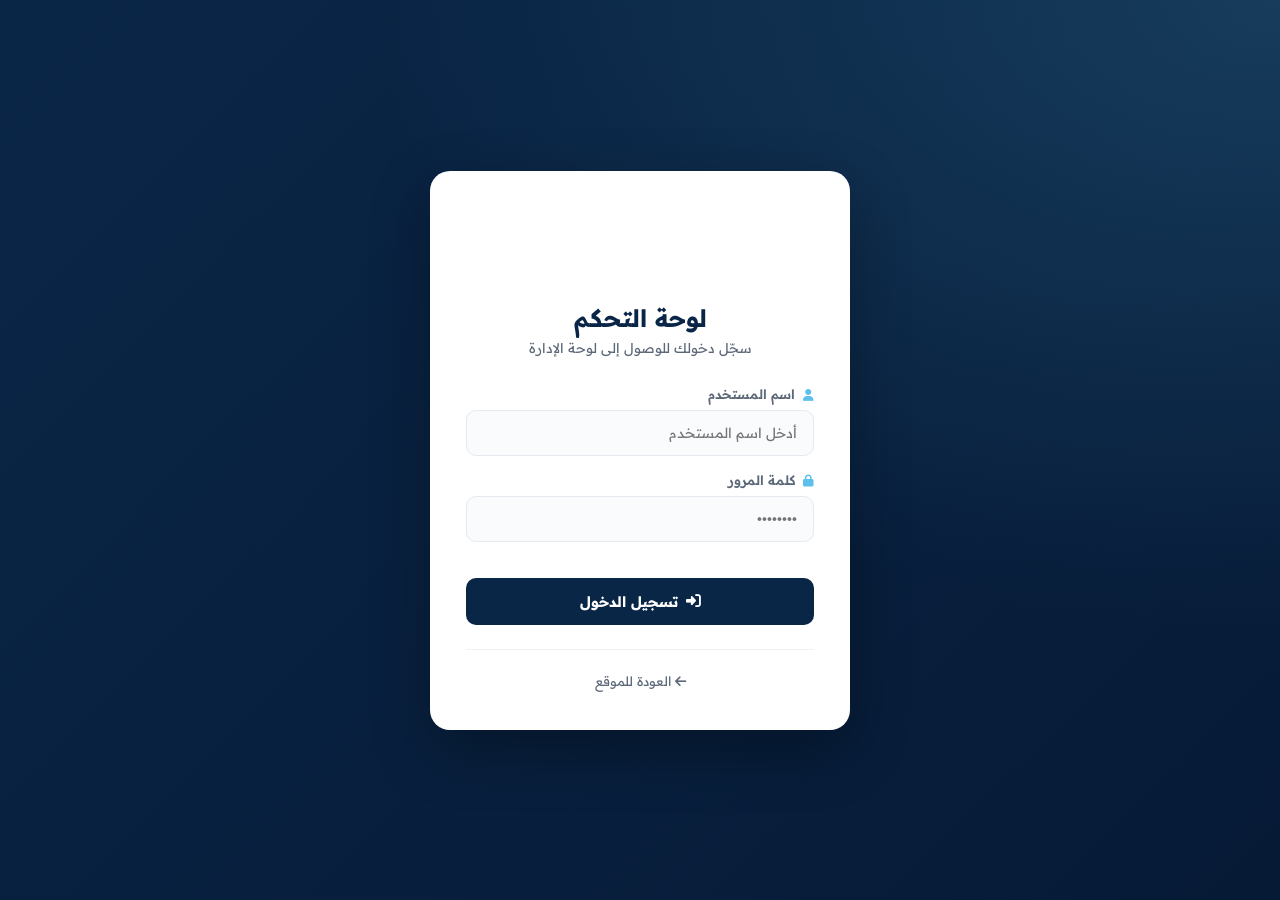
<file: admin/dashboard.html>
<!DOCTYPE html>
<html lang="ar" dir="rtl">
<head>
<meta charset="utf-8">
<meta name="viewport" content="width=device-width, initial-scale=1">
<meta name="theme-color" content="#0a2647">
<title>نظرة عامة | لوحة التحكم</title>
<link rel="stylesheet" href="https://cdnjs.cloudflare.com/ajax/libs/font-awesome/6.5.0/css/all.min.css">
<link href="https://fonts.googleapis.com/css2?family=Readex+Pro:wght@300;400;500;600;700&display=swap" rel="stylesheet">
<link rel="stylesheet" href="assets/admin.css">
</head>
<body>

<!-- Sidebar -->
<aside class="sidebar" id="sidebar">
<div class="sb-logo">
<img src="../assets/logo.svg" alt="">
<div class="sb-brand">
<h2>لوحة التحكم</h2>
<p>العواد للتكييف</p>
</div>
</div>

<nav class="sb-nav">
<a href="dashboard.html" class="active"><i class="fa fa-tachometer-alt"></i> نظرة عامة</a>
<a href="forms.html"><i class="fa fa-link"></i> النماذج والروابط</a>
<a href="requests.html"><i class="fa fa-users"></i> طلبات الاهتمام</a>
<a href="#" onclick="logout()"><i class="fa fa-sign-out-alt"></i> تسجيل الخروج</a>
</nav>

<div class="sb-foot">
<div class="sb-contact">
<i class="fa fa-phone"></i>
<span class="ltr-num">+966 555 808 224</span>
</div>
<div class="sb-contact">
<i class="fa fa-envelope"></i>
<a href="mailto:aircon.alawad@gmail.com">aircon.alawad@gmail.com</a>
</div>
<div class="sb-contact">
<i class="fa fa-map-marker-alt"></i>
<span>الرياض، السعودية</span>
</div>
</div>
</aside>

<!-- Main -->
<main class="main-content">
<header class="top-bar">
<button class="mobile-toggle" onclick="toggleSidebar()"><i class="fa fa-bars"></i></button>
<div class="tb-title">
<h1><i class="fa fa-hand-paper"></i> مرحباً بك</h1>
<p>نظرة عامة على النظام <span class="live-badge"><i class="fa fa-circle"></i> مباشر</span></p>
</div>
</header>

<!-- إحصائيات -->
<section class="stats-grid">
<div class="stat-card">
<div class="stat-icon blue"><i class="fa fa-link"></i></div>
<div class="stat-info">
<div class="stat-num" id="totalForms">0</div>
<div class="stat-label">النماذج</div>
</div>
</div>

<div class="stat-card">
<div class="stat-icon green"><i class="fa fa-users"></i></div>
<div class="stat-info">
<div class="stat-num" id="totalRequests">0</div>
<div class="stat-label">الطلبات</div>
</div>
</div>

<div class="stat-card">
<div class="stat-icon purple"><i class="fa fa-eye"></i></div>
<div class="stat-info">
<div class="stat-num" id="totalViews">0</div>
<div class="stat-label">المشاهدات</div>
</div>
</div>

<div class="stat-card">
<div class="stat-icon orange"><i class="fa fa-star"></i></div>
<div class="stat-info">
<div class="stat-num" id="newRequests">0</div>
<div class="stat-label">جديدة</div>
</div>
</div>
</section>

<!-- آخر الطلبات -->
<section class="dash-section">
<div class="ds-head">
<h2><i class="fa fa-clock"></i> آخر الطلبات</h2>
<a href="requests.html" class="ds-link">عرض الكل <i class="fa fa-arrow-left"></i></a>
</div>

<div class="ds-body" id="recentRequests">
<div class="empty-state">
<i class="fa fa-inbox"></i>
<h3>لا توجد طلبات بعد</h3>
<p>ستظهر عند استلامها</p>
</div>
</div>
</section>

</main>

<script src="assets/admin.js"></script>
<script>
checkAuth();

document.addEventListener('DOMContentLoaded', async function(){
    const stats = await loadStats();
    document.getElementById('totalForms').textContent = stats.forms;
    document.getElementById('totalRequests').textContent = stats.requests;
    document.getElementById('totalViews').textContent = stats.views;
    document.getElementById('newRequests').textContent = stats.newReqs;
    
    // عرض آخر 5 طلبات
    if(stats.recent && stats.recent.length > 0){
        const html = stats.recent.slice(0, 5).map(r => `
            <div class="req-row">
                <div class="rr-info">
                    <div class="rr-name">${r.name || '-'}</div>
                    <div class="rr-meta">
                        <span><i class="fa fa-phone"></i> <span class="ltr-num">${r.phone || '-'}</span></span>
                        ${r.form ? `<span><i class="fa fa-link"></i> ${r.form}</span>` : ''}
                    </div>
                </div>
                <div class="rr-time">${r.date || ''}</div>
            </div>
        `).join('');
        document.getElementById('recentRequests').innerHTML = html;
    }
});
</script>
</body>
</html>
</file>
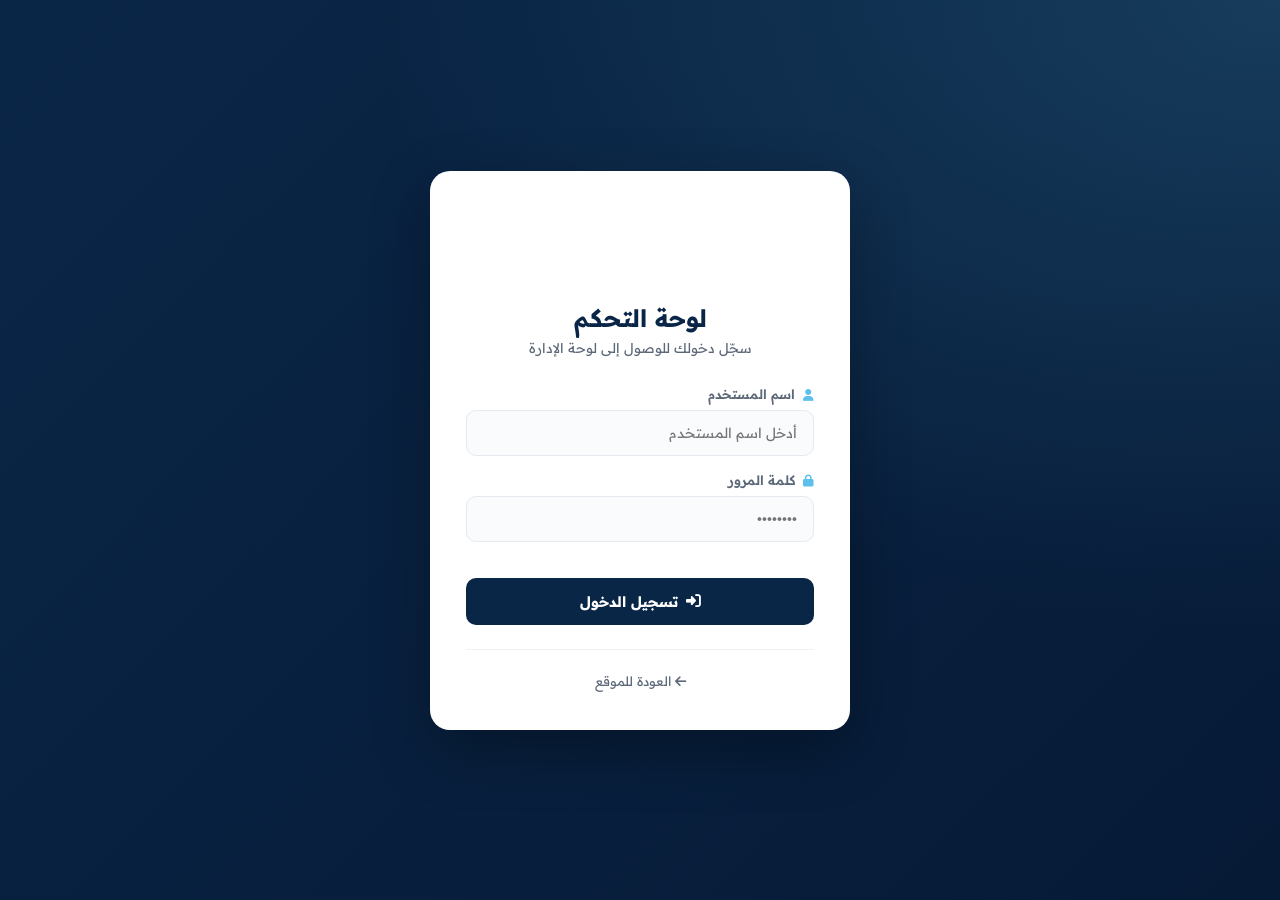
<file: admin/requests.html>
<!DOCTYPE html>
<html lang="ar" dir="rtl">
<head>
<meta charset="utf-8">
<meta name="viewport" content="width=device-width, initial-scale=1">
<meta name="theme-color" content="#0a2647">
<title>طلبات الاهتمام | لوحة التحكم</title>
<link rel="stylesheet" href="https://cdnjs.cloudflare.com/ajax/libs/font-awesome/6.5.0/css/all.min.css">
<link href="https://fonts.googleapis.com/css2?family=Readex+Pro:wght@300;400;500;600;700&display=swap" rel="stylesheet">
<link rel="stylesheet" href="assets/admin.css">
</head>
<body>

<aside class="sidebar" id="sidebar">
<div class="sb-logo">
<img src="../assets/logo.svg" alt="">
<div class="sb-brand">
<h2>لوحة التحكم</h2>
<p>العواد للتكييف</p>
</div>
</div>

<nav class="sb-nav">
<a href="dashboard.html"><i class="fa fa-tachometer-alt"></i> نظرة عامة</a>
<a href="forms.html"><i class="fa fa-link"></i> النماذج والروابط</a>
<a href="requests.html" class="active"><i class="fa fa-users"></i> طلبات الاهتمام</a>
<a href="#" onclick="logout()"><i class="fa fa-sign-out-alt"></i> تسجيل الخروج</a>
</nav>

<div class="sb-foot">
<div class="sb-contact"><i class="fa fa-phone"></i> <span class="ltr-num">+966 555 808 224</span></div>
<div class="sb-contact"><i class="fa fa-envelope"></i> <a href="mailto:aircon.alawad@gmail.com">aircon.alawad@gmail.com</a></div>
</div>
</aside>

<main class="main-content">
<header class="top-bar">
<button class="mobile-toggle" onclick="toggleSidebar()"><i class="fa fa-bars"></i></button>
<div class="tb-title">
<h1><i class="fa fa-users"></i> طلبات الاهتمام</h1>
<p>جميع الطلبات المستلمة</p>
</div>
<button class="btn-add" onclick="exportCSV()">
<i class="fa fa-download"></i> تصدير CSV
</button>
</header>

<div class="filters-bar">
<div class="search-box">
<i class="fa fa-search"></i>
<input type="text" id="searchInput" placeholder="بحث بالاسم أو الجوال..." oninput="filterRequests()">
</div>

<select id="formFilter" onchange="filterRequests()">
<option value="">كل النماذج</option>
</select>

<select id="statusFilter" onchange="filterRequests()">
<option value="">كل الحالات</option>
<option value="new">جديد</option>
<option value="contacted">تم التواصل</option>
<option value="completed">مكتمل</option>
</select>
</div>

<section class="requests-table" id="requestsTable">
<div class="empty-state">
<i class="fa fa-inbox"></i>
<h3>لا توجد طلبات</h3>
<p>ستظهر عند تسجيلها</p>
</div>
</section>

</main>

<!-- مودال تحديث حالة الطلب -->
<div class="modal" id="statusModal">
<div class="modal-bg" onclick="closeStatusModal()"></div>
<div class="modal-content modal-sm">
<div class="modal-head">
<h2><i class="fa fa-edit"></i> تحديث حالة الطلب</h2>
<button class="modal-close" onclick="closeStatusModal()">✕</button>
</div>
<div class="modal-body">
<div class="req-detail" id="reqDetail"></div>

<div class="fm-group">
<label><i class="fa fa-flag"></i> الحالة</label>
<select id="newStatus">
<option value="new">جديد</option>
<option value="contacted">تم التواصل</option>
<option value="completed">مكتمل</option>
</select>
</div>

<div class="modal-foot">
<button class="btn-save" onclick="updateStatus()"><i class="fa fa-check"></i> تحديث</button>
<button class="btn-cancel" onclick="closeStatusModal()">إلغاء</button>
</div>
</div>
</div>
</div>

<script src="assets/admin.js"></script>
<script src="assets/requests.js"></script>
</body>
</html>
</file>
<file: admin/assets/admin.css>
:root{
    --navy:#0a2647;
    --navy-light:#143a6b;
    --navy-deep:#061a36;
    --sky:#5BC0EB;
    --sky-light:#7DD3F0;
    --w:#fff;
    --bg:#f5f7fb;
    --bg-soft:#fafbfc;
    --txt:#1a2332;
    --txt-mute:#5c6878;
    --txt-faint:#8a96a8;
    --border:#e5eaf0;
    --border-soft:#eef1f5;
    --green:#10b981;
    --blue:#3b82f6;
    --purple:#8b5cf6;
    --orange:#f59e0b;
    --red:#ef4444;
}
*{margin:0;padding:0;box-sizing:border-box}
body{
    font-family:'Readex Pro',sans-serif;
    background:var(--bg);
    color:var(--txt);
    -webkit-font-smoothing:antialiased;
    min-height:100vh;
}
a{color:inherit;text-decoration:none}
button{cursor:pointer;font-family:inherit;border:none;background:none;color:inherit}
ul,ol{list-style:none}

/* ============ شاشة تسجيل الدخول ============ */
.login-body{
    background:linear-gradient(135deg,var(--navy) 0%,var(--navy-deep) 100%);
    min-height:100vh;
    display:flex;
    align-items:center;
    justify-content:center;
    padding:24px;
    position:relative;
    overflow:hidden;
}
.login-body::before{
    content:'';
    position:absolute;
    inset:0;
    background:radial-gradient(ellipse at top right,rgba(91,192,235,0.18),transparent 50%);
}
.login-wrap{
    width:100%;
    max-width:420px;
    position:relative;
    z-index:2;
}
.login-card{
    background:#fff;
    border-radius:20px;
    padding:40px 36px;
    box-shadow:0 20px 60px rgba(0,0,0,0.3);
}
.login-logo{
    text-align:center;
    margin-bottom:24px;
}
.login-logo img{
    height:64px;
    margin:0 auto;
}
.login-head{
    text-align:center;
    margin-bottom:30px;
}
.login-head h1{
    font-size:24px;
    font-weight:700;
    color:var(--navy);
    margin-bottom:6px;
}
.login-head p{
    font-size:13.5px;
    color:var(--txt-mute);
}
.login-form{display:flex;flex-direction:column;gap:16px}
.lf-group label{
    display:block;
    font-size:13px;
    color:var(--txt-mute);
    margin-bottom:8px;
    font-weight:600;
}
.lf-group label i{color:var(--sky);margin-left:4px;font-size:12px}
.lf-group input{
    width:100%;
    padding:13px 16px;
    background:var(--bg-soft);
    border:1px solid var(--border);
    border-radius:10px;
    font-size:14px;
    font-family:inherit;
    color:var(--txt);
    transition:all .2s;
}
.lf-group input:focus{
    outline:none;
    border-color:var(--sky);
    background:#fff;
    box-shadow:0 0 0 3px rgba(91,192,235,0.15);
}
.lf-error{
    background:rgba(239,68,68,0.1);
    color:var(--red);
    padding:0 14px;
    border-radius:8px;
    font-size:13px;
    text-align:center;
    max-height:0;
    overflow:hidden;
    opacity:0;
    transition:all .3s;
}
.lf-error.show{padding:12px 14px;max-height:60px;opacity:1}
.lf-btn{
    background:var(--navy);
    color:#fff;
    padding:14px;
    border-radius:10px;
    font-weight:700;
    font-size:14.5px;
    display:flex;
    align-items:center;
    justify-content:center;
    gap:8px;
    transition:all .25s;
    margin-top:4px;
}
.lf-btn:hover{background:var(--navy-light);transform:translateY(-1px);box-shadow:0 8px 20px rgba(10,38,71,0.25)}
.login-foot{
    text-align:center;
    margin-top:24px;
    padding-top:20px;
    border-top:1px solid var(--border-soft);
}
.login-foot a{
    color:var(--txt-mute);
    font-size:13px;
    transition:color .2s;
}
.login-foot a:hover{color:var(--sky)}

/* ============ Sidebar ============ */
.sidebar{
    position:fixed;
    top:0;
    right:0;
    width:280px;
    height:100vh;
    background:var(--navy);
    color:#fff;
    display:flex;
    flex-direction:column;
    z-index:50;
    transition:transform .3s ease;
}
.sb-logo{
    padding:24px 22px;
    border-bottom:1px solid rgba(255,255,255,0.08);
    display:flex;
    align-items:center;
    gap:14px;
}
.sb-logo img{
    height:42px;
    filter:brightness(0) invert(1);
}
.sb-brand h2{
    font-size:16px;
    font-weight:700;
    color:#fff;
}
.sb-brand p{
    font-size:11.5px;
    color:rgba(255,255,255,0.6);
    margin-top:2px;
}
.sb-nav{
    flex:1;
    padding:24px 16px;
    display:flex;
    flex-direction:column;
    gap:4px;
}
.sb-nav a{
    display:flex;
    align-items:center;
    gap:14px;
    color:rgba(255,255,255,0.75);
    padding:13px 16px;
    border-radius:10px;
    font-size:14px;
    font-weight:500;
    transition:all .2s;
}
.sb-nav a:hover{
    background:rgba(255,255,255,0.06);
    color:#fff;
}
.sb-nav a.active{
    background:var(--sky);
    color:var(--navy);
    font-weight:700;
}
.sb-nav a i{
    width:18px;
    font-size:15px;
}
.sb-foot{
    padding:18px 22px;
    border-top:1px solid rgba(255,255,255,0.08);
    display:flex;
    flex-direction:column;
    gap:8px;
}
.sb-contact{
    display:flex;
    align-items:center;
    gap:10px;
    font-size:12.5px;
    color:rgba(255,255,255,0.65);
}
.sb-contact i{color:var(--sky);font-size:12px;width:14px}
.sb-contact a{color:inherit}
.sb-contact a:hover{color:var(--sky)}
.ltr-num{direction:ltr;unicode-bidi:embed;display:inline-block}

/* ============ Main Content ============ */
.main-content{
    margin-right:280px;
    padding:28px 32px;
    min-height:100vh;
}
.top-bar{
    display:flex;
    align-items:center;
    justify-content:space-between;
    margin-bottom:30px;
    gap:20px;
    flex-wrap:wrap;
}
.mobile-toggle{
    display:none;
    width:42px;
    height:42px;
    border-radius:10px;
    background:#fff;
    border:1px solid var(--border);
    color:var(--navy);
    font-size:16px;
    align-items:center;
    justify-content:center;
}
.tb-title h1{
    font-size:24px;
    font-weight:700;
    color:var(--navy);
    display:flex;
    align-items:center;
    gap:10px;
}
.tb-title h1 i{color:var(--sky)}
.tb-title p{
    font-size:13.5px;
    color:var(--txt-mute);
    margin-top:4px;
    display:flex;
    align-items:center;
    gap:10px;
}
.live-badge{
    display:inline-flex;
    align-items:center;
    gap:6px;
    background:rgba(16,185,129,0.1);
    color:var(--green);
    padding:3px 10px;
    border-radius:14px;
    font-size:11px;
    font-weight:600;
}
.live-badge i{font-size:7px;animation:livePulse 1.5s ease-in-out infinite}
@keyframes livePulse{0%,100%{opacity:1}50%{opacity:.4}}

/* ============ بطاقات الإحصائيات ============ */
.stats-grid{
    display:grid;
    grid-template-columns:repeat(4,1fr);
    gap:16px;
    margin-bottom:30px;
}
.stat-card{
    background:#fff;
    border-radius:14px;
    padding:22px 20px;
    border:1px solid var(--border);
    display:flex;
    align-items:center;
    gap:16px;
    transition:all .3s;
}
.stat-card:hover{transform:translateY(-3px);box-shadow:0 12px 30px rgba(10,38,71,0.08);border-color:var(--sky)}
.stat-icon{
    width:54px;height:54px;
    border-radius:12px;
    display:flex;
    align-items:center;
    justify-content:center;
    font-size:22px;
    color:#fff;
    flex-shrink:0;
}
.stat-icon.blue{background:linear-gradient(135deg,#3b82f6,#1d4ed8)}
.stat-icon.green{background:linear-gradient(135deg,#10b981,#059669)}
.stat-icon.purple{background:linear-gradient(135deg,#8b5cf6,#6d28d9)}
.stat-icon.orange{background:linear-gradient(135deg,#f59e0b,#d97706)}
.stat-num{
    font-size:30px;
    font-weight:700;
    color:var(--navy);
    line-height:1;
    letter-spacing:-1px;
}
.stat-label{
    font-size:12.5px;
    color:var(--txt-mute);
    margin-top:6px;
    font-weight:500;
}

/* ============ Dashboard Section ============ */
.dash-section{
    background:#fff;
    border-radius:14px;
    border:1px solid var(--border);
    overflow:hidden;
}
.ds-head{
    padding:20px 24px;
    border-bottom:1px solid var(--border-soft);
    display:flex;
    align-items:center;
    justify-content:space-between;
}
.ds-head h2{
    font-size:17px;
    font-weight:700;
    color:var(--navy);
    display:flex;
    align-items:center;
    gap:10px;
}
.ds-head h2 i{color:var(--sky);font-size:16px}
.ds-link{
    color:var(--sky);
    font-size:13px;
    font-weight:600;
    display:inline-flex;
    align-items:center;
    gap:6px;
    transition:gap .2s;
}
.ds-link:hover{gap:12px}
.ds-body{padding:8px}

/* صفوف الطلبات */
.req-row{
    padding:16px 20px;
    border-radius:10px;
    display:flex;
    justify-content:space-between;
    align-items:center;
    gap:16px;
    transition:background .2s;
    margin-bottom:4px;
}
.req-row:hover{background:var(--bg-soft)}
.rr-info{flex:1;min-width:0}
.rr-name{
    font-size:14.5px;
    font-weight:600;
    color:var(--navy);
    margin-bottom:4px;
}
.rr-meta{
    display:flex;
    gap:14px;
    flex-wrap:wrap;
    font-size:12px;
    color:var(--txt-mute);
}
.rr-meta i{color:var(--sky);margin-left:4px;font-size:11px}
.rr-time{
    font-size:11.5px;
    color:var(--txt-faint);
    white-space:nowrap;
}

/* Empty state */
.empty-state{
    padding:60px 30px;
    text-align:center;
}
.empty-state i{
    font-size:50px;
    color:var(--border);
    margin-bottom:18px;
}
.empty-state h3{
    font-size:17px;
    font-weight:700;
    color:var(--navy);
    margin-bottom:8px;
}
.empty-state p{
    font-size:13.5px;
    color:var(--txt-mute);
}

/* ============ زر إضافة ============ */
.btn-add{
    background:var(--navy);
    color:#fff;
    padding:11px 22px;
    border-radius:10px;
    font-weight:600;
    font-size:13.5px;
    display:inline-flex;
    align-items:center;
    gap:8px;
    transition:all .25s;
}
.btn-add:hover{background:var(--navy-light);transform:translateY(-1px);box-shadow:0 8px 20px rgba(10,38,71,0.2)}

/* ============ Forms Grid ============ */
.forms-grid{
    display:grid;
    grid-template-columns:repeat(auto-fill,minmax(320px,1fr));
    gap:18px;
}
.form-card{
    background:#fff;
    border-radius:14px;
    border:1px solid var(--border);
    overflow:hidden;
    transition:all .3s;
}
.form-card:hover{transform:translateY(-3px);box-shadow:0 14px 30px rgba(10,38,71,0.1);border-color:var(--sky)}
.fc-head{
    padding:18px 20px;
    border-bottom:1px solid var(--border-soft);
    display:flex;
    justify-content:space-between;
    align-items:flex-start;
    gap:12px;
}
.fc-title{
    font-size:16px;
    font-weight:700;
    color:var(--navy);
    line-height:1.4;
}
.fc-unit{
    font-size:12px;
    color:var(--txt-faint);
    margin-top:4px;
}
.fc-stats{
    display:flex;
    gap:6px;
    flex-shrink:0;
}
.fc-stat{
    background:var(--bg);
    padding:5px 10px;
    border-radius:10px;
    font-size:11px;
    color:var(--navy);
    font-weight:600;
    display:flex;
    align-items:center;
    gap:5px;
}
.fc-stat i{color:var(--sky);font-size:10px}
.fc-body{padding:18px 20px}
.fc-url{
    background:var(--bg);
    padding:10px 14px;
    border-radius:10px;
    font-size:12.5px;
    color:var(--navy);
    direction:ltr;
    text-align:right;
    border:1px dashed var(--border);
    word-break:break-all;
    font-family:monospace;
}
.fc-meta{
    display:flex;
    gap:12px;
    margin-top:14px;
    font-size:12px;
    color:var(--txt-mute);
    flex-wrap:wrap;
}
.fc-meta span i{color:var(--sky);margin-left:4px;font-size:10px}
.fc-actions{
    padding:14px 20px;
    background:var(--bg-soft);
    display:flex;
    gap:8px;
    flex-wrap:wrap;
    border-top:1px solid var(--border-soft);
}
.fc-btn{
    flex:1;
    min-width:80px;
    padding:9px 12px;
    border-radius:8px;
    font-size:12px;
    font-weight:600;
    display:inline-flex;
    align-items:center;
    justify-content:center;
    gap:6px;
    background:#fff;
    border:1px solid var(--border);
    color:var(--navy);
    transition:all .2s;
}
.fc-btn:hover{background:var(--navy);color:#fff;border-color:var(--navy)}
.fc-btn.danger:hover{background:var(--red);border-color:var(--red)}
.fc-btn i{font-size:11px}

/* ============ Modal ============ */
.modal{
    position:fixed;
    inset:0;
    z-index:999;
    display:none;
    align-items:center;
    justify-content:center;
    padding:20px;
}
.modal.open{display:flex;animation:modalFade .25s ease}
@keyframes modalFade{from{opacity:0}to{opacity:1}}
.modal-bg{
    position:absolute;
    inset:0;
    background:rgba(10,38,71,0.6);
    backdrop-filter:blur(4px);
}
.modal-content{
    background:#fff;
    border-radius:16px;
    width:100%;
    max-width:560px;
    max-height:90vh;
    overflow:hidden;
    position:relative;
    z-index:2;
    display:flex;
    flex-direction:column;
    animation:modalUp .3s ease;
}
@keyframes modalUp{from{transform:translateY(20px)}to{transform:translateY(0)}}
.modal-sm{max-width:420px}
.modal-head{
    padding:22px 26px;
    border-bottom:1px solid var(--border-soft);
    display:flex;
    justify-content:space-between;
    align-items:center;
}
.modal-head h2{
    font-size:18px;
    font-weight:700;
    color:var(--navy);
    display:flex;
    align-items:center;
    gap:10px;
}
.modal-head h2 i{color:var(--sky)}
.modal-close{
    width:32px;height:32px;border-radius:8px;
    background:var(--bg);
    color:var(--txt-mute);
    font-size:14px;
    display:flex;align-items:center;justify-content:center;
    transition:all .2s;
}
.modal-close:hover{background:var(--red);color:#fff}
.modal-body{
    padding:26px;
    overflow-y:auto;
    flex:1;
}
.fm-group{margin-bottom:18px}
.fm-row{display:grid;grid-template-columns:1fr 1fr;gap:14px}
.fm-row .fm-group{margin-bottom:0}
.fm-group label{
    display:block;
    font-size:13px;
    color:var(--txt-mute);
    margin-bottom:8px;
    font-weight:600;
}
.fm-group label i{color:var(--sky);margin-left:6px;font-size:12px}
.fm-group label .opt{color:var(--txt-faint);font-size:11px;font-weight:400;margin-right:4px}
.fm-group input,
.fm-group textarea,
.fm-group select,
.fm-group .full-input{
    width:100%;
    padding:12px 14px;
    background:var(--bg-soft);
    border:1px solid var(--border);
    border-radius:10px;
    font-size:14px;
    font-family:inherit;
    color:var(--txt);
    transition:all .2s;
}
.fm-group textarea{resize:none;min-height:80px}
.fm-group input:focus,
.fm-group textarea:focus,
.fm-group select:focus{
    outline:none;
    border-color:var(--sky);
    background:#fff;
    box-shadow:0 0 0 3px rgba(91,192,235,0.15);
}
.fm-hint{
    display:block;
    margin-top:6px;
    font-size:12px;
    color:var(--txt-faint);
}
.fm-hint strong{color:var(--sky)}

/* Custom URL Input */
.url-input{
    display:flex;
    align-items:stretch;
    background:var(--bg-soft);
    border:1px solid var(--border);
    border-radius:10px;
    overflow:hidden;
    transition:all .2s;
}
.url-input:focus-within{
    border-color:var(--sky);
    background:#fff;
    box-shadow:0 0 0 3px rgba(91,192,235,0.15);
}
.url-prefix{
    padding:12px 14px;
    background:rgba(10,38,71,0.05);
    color:var(--txt-mute);
    font-size:13px;
    font-family:monospace;
    direction:ltr;
    border-left:1px solid var(--border);
}
.url-input input{
    flex:1;
    border:none;
    background:transparent;
    box-shadow:none;
    padding:12px 14px;
}
.url-input input:focus{box-shadow:none}

.modal-foot{
    padding:20px 26px;
    border-top:1px solid var(--border-soft);
    display:flex;
    gap:10px;
    background:var(--bg-soft);
    justify-content:flex-end;
}
.btn-save{
    background:var(--navy);
    color:#fff;
    padding:11px 24px;
    border-radius:10px;
    font-weight:700;
    font-size:13.5px;
    display:inline-flex;
    align-items:center;
    gap:8px;
    transition:all .2s;
}
.btn-save:hover{background:var(--navy-light)}
.btn-cancel{
    background:#fff;
    color:var(--txt-mute);
    padding:11px 22px;
    border-radius:10px;
    font-weight:600;
    font-size:13.5px;
    border:1px solid var(--border);
    transition:all .2s;
}
.btn-cancel:hover{background:var(--bg)}

/* QR Modal */
.qr-body{text-align:center;padding:30px 26px 26px}
#qrCode{
    display:inline-block;
    padding:18px;
    background:#fff;
    border:1px solid var(--border);
    border-radius:12px;
    margin-bottom:18px;
}
.qr-url{
    font-size:13px;
    color:var(--navy);
    word-break:break-all;
    direction:ltr;
    background:var(--bg);
    padding:10px 14px;
    border-radius:8px;
    font-family:monospace;
    margin-bottom:20px;
}

/* ============ Filters Bar ============ */
.filters-bar{
    background:#fff;
    padding:18px;
    border-radius:14px;
    border:1px solid var(--border);
    display:grid;
    grid-template-columns:1fr 200px 200px;
    gap:12px;
    margin-bottom:20px;
}
.search-box{
    position:relative;
}
.search-box i{
    position:absolute;
    right:14px;
    top:50%;
    transform:translateY(-50%);
    color:var(--txt-faint);
    font-size:13px;
}
.search-box input{
    width:100%;
    padding:11px 38px 11px 14px;
    background:var(--bg-soft);
    border:1px solid var(--border);
    border-radius:10px;
    font-size:13.5px;
    font-family:inherit;
    transition:all .2s;
}
.search-box input:focus{
    outline:none;
    border-color:var(--sky);
    background:#fff;
    box-shadow:0 0 0 3px rgba(91,192,235,0.15);
}
.filters-bar select{
    padding:11px 14px;
    background:var(--bg-soft);
    border:1px solid var(--border);
    border-radius:10px;
    font-size:13.5px;
    font-family:inherit;
    color:var(--txt);
    cursor:pointer;
}

/* ============ Requests Table ============ */
.requests-table{
    background:#fff;
    border-radius:14px;
    border:1px solid var(--border);
    overflow:hidden;
}
.rt-row{
    padding:16px 20px;
    border-bottom:1px solid var(--border-soft);
    display:grid;
    grid-template-columns:auto 1fr auto auto;
    align-items:center;
    gap:16px;
    transition:background .2s;
}
.rt-row:hover{background:var(--bg-soft)}
.rt-row:last-child{border-bottom:none}
.rt-status{
    width:8px;height:8px;
    border-radius:50%;
    flex-shrink:0;
}
.rt-status.new{background:var(--orange);box-shadow:0 0 0 3px rgba(245,158,11,0.2)}
.rt-status.contacted{background:var(--blue);box-shadow:0 0 0 3px rgba(59,130,246,0.2)}
.rt-status.completed{background:var(--green);box-shadow:0 0 0 3px rgba(16,185,129,0.2)}
.rt-info{min-width:0}
.rt-name{font-size:14.5px;font-weight:700;color:var(--navy);margin-bottom:4px}
.rt-meta{font-size:12.5px;color:var(--txt-mute);display:flex;gap:14px;flex-wrap:wrap}
.rt-meta span i{color:var(--sky);margin-left:4px;font-size:11px}
.rt-meta .ltr-num{direction:ltr;unicode-bidi:embed}
.rt-form{
    background:rgba(91,192,235,0.1);
    color:var(--navy);
    padding:5px 12px;
    border-radius:14px;
    font-size:11.5px;
    font-weight:600;
    white-space:nowrap;
}
.rt-actions{
    display:flex;
    gap:6px;
}
.rt-btn{
    width:34px;height:34px;
    border-radius:8px;
    background:var(--bg);
    color:var(--navy);
    display:inline-flex;
    align-items:center;
    justify-content:center;
    font-size:13px;
    transition:all .2s;
}
.rt-btn:hover{background:var(--navy);color:#fff}
.rt-btn.danger:hover{background:var(--red)}

.req-detail{
    background:var(--bg);
    padding:14px;
    border-radius:10px;
    margin-bottom:16px;
}
.req-detail .rd-row{
    display:flex;
    justify-content:space-between;
    padding:5px 0;
    font-size:13px;
    border-bottom:1px solid var(--border-soft);
}
.req-detail .rd-row:last-child{border-bottom:none}
.req-detail .rd-label{color:var(--txt-mute);font-weight:600}
.req-detail .rd-value{color:var(--navy);font-weight:500}

/* ============ Custom Fields Builder ============ */
.fm-section{
    background:var(--bg-soft);
    border:1px solid var(--border);
    border-radius:14px;
    padding:18px;
    margin-bottom:18px;
}
.fm-section-head{
    margin-bottom:14px;
}
.fm-section-head h3{
    font-size:15px;
    font-weight:700;
    color:var(--navy);
    display:flex;
    align-items:center;
    gap:8px;
    margin-bottom:4px;
}
.fm-section-head h3 i{color:var(--sky);font-size:13px}
.fm-section-head p{
    font-size:12px;
    color:var(--txt-mute);
}

.empty-fields{
    background:#fff;
    border:1px dashed var(--border);
    border-radius:10px;
    padding:24px;
    text-align:center;
    margin-bottom:12px;
}
.empty-fields i{
    font-size:28px;
    color:var(--border);
    margin-bottom:8px;
}
.empty-fields p{
    color:var(--txt-faint);
    font-size:13px;
}

.custom-fields{
    display:flex;
    flex-direction:column;
    gap:10px;
    margin-bottom:12px;
}

.field-card{
    background:#fff;
    border:1px solid var(--border);
    border-radius:10px;
    padding:14px;
    transition:all .2s;
}
.field-card:hover{border-color:var(--sky)}

.field-head{
    display:flex;
    align-items:flex-start;
    gap:10px;
}
.field-num{
    width:26px;
    height:26px;
    border-radius:50%;
    background:var(--navy);
    color:#fff;
    display:flex;
    align-items:center;
    justify-content:center;
    font-size:12px;
    font-weight:700;
    flex-shrink:0;
}
.field-main{
    flex:1;
    min-width:0;
}
.field-label-input{
    width:100%;
    padding:8px 12px;
    border:1px solid var(--border);
    border-radius:8px;
    font-size:13.5px;
    font-weight:600;
    color:var(--navy);
    background:var(--bg-soft);
    margin-bottom:8px;
    font-family:inherit;
}
.field-label-input:focus{
    outline:none;
    border-color:var(--sky);
    background:#fff;
    box-shadow:0 0 0 2px rgba(91,192,235,0.15);
}
.field-controls{
    display:flex;
    gap:8px;
    align-items:center;
    flex-wrap:wrap;
}
.field-type-select{
    padding:6px 10px;
    border:1px solid var(--border);
    border-radius:6px;
    background:#fff;
    font-size:12px;
    color:var(--navy);
    font-weight:500;
    font-family:inherit;
    cursor:pointer;
}
.req-toggle{
    display:flex;
    align-items:center;
    gap:5px;
    font-size:12px;
    color:var(--txt-mute);
    cursor:pointer;
    user-select:none;
}
.req-toggle input{
    width:14px;
    height:14px;
    accent-color:var(--sky);
    cursor:pointer;
}

.field-actions{
    display:flex;
    flex-direction:column;
    gap:4px;
}
.fa-btn{
    width:26px;
    height:26px;
    border-radius:6px;
    background:var(--bg);
    color:var(--txt-mute);
    display:flex;
    align-items:center;
    justify-content:center;
    font-size:10px;
    transition:all .2s;
    border:1px solid transparent;
}
.fa-btn:hover{background:var(--navy);color:#fff}
.fa-btn.danger:hover{background:var(--red);color:#fff}

.field-options{
    margin-top:14px;
    padding-top:12px;
    border-top:1px dashed var(--border);
}
.opt-title{
    font-size:11.5px;
    color:var(--txt-mute);
    font-weight:600;
    margin-bottom:8px;
    display:block;
}
.opt-list{
    display:flex;
    flex-direction:column;
    gap:6px;
    margin-bottom:8px;
}
.opt-row{
    display:flex;
    gap:6px;
    align-items:center;
}
.opt-row input{
    flex:1;
    padding:7px 11px;
    border:1px solid var(--border);
    border-radius:7px;
    font-size:12.5px;
    background:var(--bg-soft);
    font-family:inherit;
}
.opt-row input:focus{
    outline:none;
    border-color:var(--sky);
    background:#fff;
    box-shadow:0 0 0 2px rgba(91,192,235,0.15);
}
.opt-del{
    width:30px;
    height:30px;
    border-radius:6px;
    background:var(--bg);
    color:var(--red);
    display:flex;
    align-items:center;
    justify-content:center;
    font-size:11px;
    transition:all .2s;
    flex-shrink:0;
}
.opt-del:hover{background:var(--red);color:#fff}
.opt-add{
    background:#fff;
    color:var(--sky);
    border:1px dashed var(--sky);
    padding:8px 14px;
    border-radius:8px;
    font-size:12px;
    font-weight:600;
    display:inline-flex;
    align-items:center;
    gap:6px;
    transition:all .2s;
}
.opt-add:hover{background:var(--sky);color:#fff}

.btn-add-field{
    width:100%;
    padding:11px;
    background:#fff;
    color:var(--navy);
    border:1px dashed var(--navy);
    border-radius:10px;
    font-size:13px;
    font-weight:600;
    display:flex;
    align-items:center;
    justify-content:center;
    gap:8px;
    transition:all .2s;
}
.btn-add-field:hover{background:var(--navy);color:#fff}

/* ============ Guide Modal ============ */
.guide-body{padding:24px 28px}
.guide-intro{
    background:linear-gradient(135deg,rgba(91,192,235,0.1),rgba(91,192,235,0.05));
    border:1px solid rgba(91,192,235,0.2);
    border-radius:12px;
    padding:14px 16px;
    margin-bottom:20px;
    display:flex;
    align-items:flex-start;
    gap:12px;
}
.guide-intro i{
    color:var(--sky);
    font-size:18px;
    flex-shrink:0;
    margin-top:2px;
}
.guide-intro p{
    margin:0;
    color:var(--txt);
    font-size:13.5px;
    line-height:1.7;
}
.guide-intro strong{color:var(--navy);font-weight:700}
.guide-steps{
    list-style:none;
    padding:0;
    margin:0;
}
.guide-steps li{
    padding:16px 0;
    border-bottom:1px solid var(--border-soft);
}
.guide-steps li:last-child{border-bottom:none}
.guide-steps strong{
    display:block;
    color:var(--navy);
    font-size:14.5px;
    margin-bottom:8px;
}
.guide-steps p{
    color:var(--txt-mute);
    font-size:13px;
    line-height:1.7;
    margin-bottom:8px;
}
.guide-steps a{color:var(--sky)}
.guide-steps code{
    background:var(--bg);
    padding:2px 8px;
    border-radius:4px;
    font-size:12px;
    color:var(--navy);
    direction:ltr;
    display:inline-block;
}
.guide-table{
    background:var(--bg);
    padding:12px 14px;
    border-radius:8px;
    font-size:12px;
    color:var(--navy);
    overflow-x:auto;
    margin:6px 0;
    direction:ltr;
}
.guide-table code{background:none;padding:0;font-size:12px}
.guide-code{
    background:#1e293b;
    color:#e2e8f0;
    padding:14px 16px;
    border-radius:8px;
    font-size:12px;
    line-height:1.6;
    overflow-x:auto;
    direction:ltr;
    text-align:left;
    margin:8px 0 4px;
    font-family:'Courier New',monospace;
    white-space:pre;
}
.btn-copy-code{
    background:var(--sky);
    color:var(--navy);
    padding:7px 14px;
    border-radius:6px;
    font-size:12px;
    font-weight:600;
    display:inline-flex;
    align-items:center;
    gap:6px;
    transition:all .2s;
    margin-top:4px;
}
.btn-copy-code:hover{background:var(--sky-light)}
.guide-sublist{
    list-style:none;
    padding:0;
    margin:8px 0 0;
}
.guide-sublist li{
    padding:6px 0;
    border:none;
    font-size:13px;
    color:var(--txt-mute);
    padding-right:18px;
    position:relative;
}
.guide-sublist li::before{
    content:'•';
    position:absolute;
    right:0;
    color:var(--sky);
    font-weight:700;
}
.guide-url{
    display:block;
    background:var(--bg);
    padding:10px 14px;
    border-radius:8px;
    font-size:12px;
    color:var(--navy);
    direction:ltr;
    word-break:break-all;
    margin:6px 0 8px;
    font-family:'Courier New',monospace;
}

/* ============ Toast Notification ============ */
#toast{
    position:fixed;
    bottom:30px;
    left:50%;
    transform:translateX(-50%) translateY(100px);
    background:var(--navy);
    color:#fff;
    padding:14px 26px;
    border-radius:10px;
    box-shadow:0 12px 30px rgba(0,0,0,0.2);
    font-size:13.5px;
    font-weight:600;
    z-index:9999;
    opacity:0;
    transition:all .3s ease;
    display:flex;
    align-items:center;
    gap:10px;
}
#toast.show{opacity:1;transform:translateX(-50%) translateY(0)}
#toast.success{background:var(--green)}
#toast.error{background:var(--red)}
#toast i{font-size:16px}

/* ============ Mobile ============ */
@media(max-width:992px){
    .sidebar{
        transform:translateX(100%);
        width:260px;
    }
    .sidebar.open{transform:translateX(0)}
    .main-content{
        margin-right:0;
        padding:18px 16px;
    }
    .mobile-toggle{display:flex}
    
    .stats-grid{grid-template-columns:repeat(2,1fr);gap:12px}
    .stat-card{padding:18px 16px}
    .stat-num{font-size:24px}
    
    .filters-bar{grid-template-columns:1fr;gap:10px}
    
    .rt-row{
        grid-template-columns:auto 1fr auto;
        gap:12px;
    }
    .rt-form{display:none}
    
    .forms-grid{grid-template-columns:1fr}
    
    .fm-row{grid-template-columns:1fr}
    
    .login-card{padding:30px 24px}
}

@media(max-width:480px){
    .stats-grid{grid-template-columns:1fr 1fr}
    .stat-card{padding:16px 14px;gap:12px}
    .stat-icon{width:46px;height:46px;font-size:18px}
    .stat-num{font-size:22px}
    .top-bar{flex-direction:column;align-items:flex-start;gap:12px}
    .top-bar .btn-add{width:100%;justify-content:center}
    
    .rt-row{
        grid-template-columns:1fr;
        gap:10px;
    }
    .rt-status{display:none}
    .rt-actions{justify-content:flex-end}
    
    .modal-content{max-height:95vh}
    .modal-body{padding:20px}
    .modal-foot{padding:16px 20px;flex-direction:column-reverse}
    .modal-foot button{width:100%;justify-content:center}
}
</file>
<file: assets/style.css>
:root{
    --navy:#0a2647;
    --navy-light:#143a6b;
    --sky:#5BC0EB;
    --sky-light:#7DD3F0;
    --w:#fff;
    --bg:#f8f9fb;
    --bg-soft:#fafbfc;
    --txt:#1a2332;
    --txt-mute:#5c6878;
    --txt-faint:#8a96a8;
    --border:#e5eaf0;
    --border-soft:#eef1f5;
}
*{margin:0;padding:0;box-sizing:border-box;-webkit-tap-highlight-color:transparent}
html,body{
    font-family:'Readex Pro',sans-serif;
    background:var(--w);
    color:var(--txt);
    -webkit-font-smoothing:antialiased;
    overflow-x:hidden;
}
img{max-width:100%;display:block}
a{color:inherit;text-decoration:none;cursor:pointer}
button{cursor:pointer;font-family:inherit;border:none;background:none;color:inherit}
ul,ol{list-style:none}

@keyframes fadeIn{from{opacity:0;transform:translateY(15px)}to{opacity:1;transform:translateY(0)}}
.page-enter{animation:fadeIn .5s ease-out}

/* ========== شاشة التحميل ========== */
#loader{
    position:fixed;inset:0;z-index:99999;
    background:var(--navy);
    display:flex;align-items:center;justify-content:center;
    transition:opacity .4s ease,visibility .4s ease;
}
#loader.hidden{opacity:0;visibility:hidden;pointer-events:none}
#loader img{
    max-width:280px;
    width:60%;
    height:auto;
}

/* ========== ستار الانتقال - GIF ========== */
#curtain{
    position:fixed;inset:0;z-index:9999;
    background:var(--navy);
    display:flex;align-items:center;justify-content:center;
    opacity:0;visibility:hidden;
    pointer-events:none;
    transition:opacity .3s ease,visibility .3s ease;
}
#curtain.up{
    opacity:1;visibility:visible;
    pointer-events:all;
}
#curtain img{
    max-width:280px;
    width:60%;
    height:auto;
}

@media(max-width:480px){
    #loader img,#curtain img{max-width:200px;width:70%}
}

/* ========== أزرار - بسيطة ========== */
.btn{
    display:inline-flex;align-items:center;justify-content:center;gap:8px;
    padding:14px 36px;border-radius:8px;
    font-weight:600;font-size:14px;
    transition:all .3s ease;cursor:pointer;
    letter-spacing:.3px;border:1.5px solid transparent;
}
.btn-fill{background:var(--navy);color:#fff}
.btn-fill:hover{background:var(--navy-light);transform:translateY(-1px);box-shadow:0 8px 18px rgba(10,38,71,0.2)}
.btn-out{background:transparent;color:var(--w);border-color:rgba(255,255,255,0.6)}
.btn-out:hover{background:#fff;color:var(--navy);border-color:#fff}
.btn-ghost{background:transparent;color:var(--navy);border-color:var(--navy)}
.btn-ghost:hover{background:var(--navy);color:#fff}
.btn-sky{background:var(--sky);color:var(--navy);font-weight:700}
.btn-sky:hover{background:var(--sky-light);transform:translateY(-1px)}

.lnk{
    display:inline-flex;align-items:center;gap:6px;
    color:var(--navy);font-weight:600;font-size:13.5px;
    transition:gap .25s;
}
.lnk::after{content:'←';font-size:14px}
.lnk:hover{gap:12px;color:var(--sky)}

/* ========== هيدر ========== */
.hdr{
    position:fixed;top:0;left:0;right:0;z-index:100;
    padding:18px 0;background:transparent;
    transition:all .35s ease;
}
.hdr.sc{
    background:rgba(255,255,255,0.97);
    backdrop-filter:blur(20px);
    border-bottom:1px solid var(--border-soft);
    padding:12px 0;
    box-shadow:0 1px 14px rgba(0,0,0,0.04);
}
.hc{
    max-width:1300px;margin:0 auto;padding:0 28px;
    display:flex;align-items:center;justify-content:space-between;gap:15px;
}
.logo img{height:44px;filter:brightness(0) invert(1);transition:filter .3s}
.hdr.sc .logo img{filter:none}

body.inner-page .hdr{
    background:rgba(255,255,255,0.97);
    backdrop-filter:blur(20px);
    border-bottom:1px solid var(--border-soft);
}
body.inner-page .logo img{filter:none}
body.inner-page .mnav a{color:var(--txt-mute)}
body.inner-page .mnav a:hover,body.inner-page .mnav a.act{color:var(--navy)}
body.inner-page .burg span{background:var(--navy)}
body.inner-page .burg{background:rgba(10,38,71,0.05);border-color:var(--border)}

.mnav{display:flex;align-items:center;gap:0}
.mnav a{
    color:rgba(255,255,255,0.9);
    padding:8px 16px;font-size:14px;font-weight:500;
    border-radius:6px;transition:all .2s;white-space:nowrap;
}
.mnav a:hover{color:#fff}
.mnav a.act{color:var(--sky)}
.hdr.sc .mnav a{color:var(--txt-mute)}
.hdr.sc .mnav a:hover,.hdr.sc .mnav a.act{color:var(--navy)}
.hx{display:flex;align-items:center;gap:10px}
.burg{
    display:none;cursor:pointer;
    width:42px;height:42px;border-radius:8px;
    background:rgba(255,255,255,0.15);
    border:1px solid rgba(255,255,255,0.25);
    align-items:center;justify-content:center;
    flex-direction:column;gap:5px;padding:0;
}
.burg span{display:block;width:20px;height:2px;background:#fff;border-radius:1px;transition:background .3s}
.hdr.sc .burg{background:rgba(10,38,71,0.05);border-color:var(--border)}
.hdr.sc .burg span{background:var(--navy)}

/* ========== HERO الرئيسية - زي واجهات العقارية ========== */
.hero{
    position:relative;width:100%;height:100vh;min-height:620px;
    display:flex;align-items:center;justify-content:center;
    overflow:hidden;color:#fff;text-align:center;
}
.hero-video{position:absolute;inset:0;overflow:hidden;z-index:0}
.hero-video video{width:100%;height:100%;object-fit:cover;object-position:center}
.hero-ov{
    position:absolute;inset:0;z-index:1;
    background:linear-gradient(180deg,rgba(10,38,71,0.55) 0%,rgba(10,38,71,0.7) 100%);
}
.hero-c{
    position:relative;z-index:2;
    max-width:900px;width:100%;
    padding:0 28px;margin:0 auto;
}
.hero-pretitle{
    color:var(--sky);
    font-size:13px;letter-spacing:8px;font-weight:500;
    margin-bottom:36px;text-transform:uppercase;
    opacity:.9;
}
.hero-c h1{
    font-size:72px;font-weight:700;color:#fff;
    margin-bottom:30px;line-height:1.15;
    letter-spacing:-1.5px;
}
.hero-c h1 span{color:var(--sky)}
.hero-c>p{
    font-size:17px;color:rgba(255,255,255,0.85);
    margin-bottom:44px;line-height:1.9;font-weight:400;
    max-width:560px;margin-left:auto;margin-right:auto;
}
.hero-cta{display:flex;gap:14px;flex-wrap:wrap;justify-content:center}

/* ========== HERO الصفحات الفرعية ========== */
.page-hero{
    position:relative;
    padding:160px 28px 70px;
    background:var(--navy);
    color:#fff;text-align:center;overflow:hidden;
}
.page-hero::before{
    content:'';position:absolute;inset:0;
    background:radial-gradient(ellipse at center,rgba(91,192,235,0.12),transparent 70%);
}
.page-hero-c{position:relative;z-index:2;max-width:900px;margin:0 auto}
.page-hero .sub-tag{
    background:rgba(91,192,235,0.15);
    color:var(--sky);
    border:1px solid rgba(91,192,235,0.3);
}
.page-hero h1{
    font-size:48px;font-weight:700;color:#fff;
    margin-bottom:16px;line-height:1.2;letter-spacing:-.8px;
}
.page-hero h1 span{color:var(--sky)}
.page-hero p{
    font-size:16px;color:rgba(255,255,255,0.8);
    max-width:640px;line-height:1.8;
    margin:0 auto;
}

/* ========== الأقسام ========== */
.sec{padding:100px 28px;max-width:1300px;margin:0 auto;width:100%}
.sec-head{margin-bottom:56px;text-align:center}
.sub-tag{
    display:inline-block;padding:7px 16px;
    background:rgba(10,38,71,0.06);
    color:var(--navy);font-size:11px;font-weight:600;
    letter-spacing:2px;margin-bottom:18px;
    border-radius:100px;text-transform:uppercase;
}
.sec-title{
    font-size:44px;font-weight:700;
    color:var(--navy);margin-bottom:16px;
    line-height:1.2;letter-spacing:-.8px;
}
.sec-title span{color:var(--sky)}
.sec-desc{
    font-size:16px;color:var(--txt-mute);
    line-height:1.85;max-width:680px;
    margin:0 auto;
}
.sec-light{background:var(--bg-soft)}

/* ========== ABOUT - بسيط ومرتب ========== */
.bgrid{display:grid;grid-template-columns:1fr 1fr;gap:60px;align-items:center}
.bgrid img{width:100%;height:auto;object-fit:cover;border-radius:18px;box-shadow:0 14px 40px rgba(10,38,71,0.1)}
.bgrid h3{font-size:30px;font-weight:700;margin-bottom:16px;color:var(--navy);letter-spacing:-.5px}
.bgrid p{font-size:15.5px;color:var(--txt-mute);line-height:1.9;margin-bottom:20px}
.bgrid p strong{color:var(--navy);font-weight:600}
.afeat{display:grid;grid-template-columns:1fr 1fr;gap:14px;margin:28px 0}
.afeat .it{display:flex;align-items:center;gap:10px;font-size:14px;color:var(--txt);font-weight:500}
.afeat i{
    width:24px;height:24px;border-radius:50%;
    background:var(--sky);color:var(--navy);
    display:flex;align-items:center;justify-content:center;
    font-size:10px;flex-shrink:0;font-weight:700;
}

.nums{display:grid;grid-template-columns:repeat(4,1fr);gap:14px;margin-top:30px}
.num-c{
    padding:22px 18px;border-radius:14px;
    background:#fff;border:1px solid var(--border);
    text-align:center;transition:all .3s;
}
.num-c:hover{border-color:var(--sky);transform:translateY(-3px);box-shadow:0 10px 24px rgba(10,38,71,0.08)}
.num-c .n{font-size:32px;font-weight:700;color:var(--navy);letter-spacing:-1px;line-height:1}
.num-c .l{font-size:11.5px;color:var(--txt-faint);margin-top:8px;font-weight:500}

/* ========== الخدمات ========== */
.svgrid{display:grid;grid-template-columns:repeat(3,1fr);gap:22px}
.svc{
    padding:32px 28px;border-radius:16px;
    background:#fff;border:1px solid var(--border);
    transition:all .3s;text-align:center;
}
.svc:hover{border-color:var(--sky);transform:translateY(-5px);box-shadow:0 14px 36px rgba(10,38,71,0.1)}
.svc-i{
    width:64px;height:64px;border-radius:14px;
    background:var(--navy);color:var(--sky);
    display:flex;align-items:center;justify-content:center;
    font-size:24px;margin:0 auto 22px;
    transition:all .3s;
}
.svc:hover .svc-i{background:var(--sky);color:var(--navy);transform:scale(1.05)}
.svc h4{font-size:18px;font-weight:700;margin-bottom:8px;color:var(--navy)}
.svc .en{font-size:10px;color:var(--txt-faint);letter-spacing:1.8px;margin-bottom:14px;font-weight:600;text-transform:uppercase}
.svc p{font-size:14px;color:var(--txt-mute);line-height:1.75}

/* ========== المشاريع ========== */
.pjgrid{display:grid;grid-template-columns:repeat(3,1fr);gap:24px}
.pjcard{
    border-radius:16px;overflow:hidden;
    border:1px solid var(--border);background:#fff;transition:all .3s;
}
.pjcard:hover{transform:translateY(-5px);border-color:var(--sky);box-shadow:0 14px 36px rgba(10,38,71,0.1)}
.pjcard .pjimg{aspect-ratio:16/10;background-size:cover;background-position:center;background-color:var(--bg)}
.pjcard .pjbody{padding:26px}
.pjcard h4{font-size:19px;font-weight:700;margin-bottom:12px;color:var(--navy)}
.pjcard .pjmeta{display:flex;gap:8px;margin-bottom:14px;flex-wrap:wrap}
.pjcard .pjmeta span{
    padding:5px 14px;border-radius:14px;
    background:rgba(10,38,71,0.06);color:var(--navy);
    font-size:11px;font-weight:600;
}
.pjcard p{font-size:14px;color:var(--txt-mute);line-height:1.75}

/* ========== قسم خدمات ما بعد البيع ========== */
.aftersales{
    background:linear-gradient(135deg,#0072BC 0%,#005a96 100%);
    padding:80px 28px 90px;
    position:relative;
    overflow:hidden;
}
.aftersales::before{
    content:'';
    position:absolute;
    inset:0;
    background:
        radial-gradient(ellipse at top right,rgba(91,192,235,0.25),transparent 50%),
        radial-gradient(ellipse at bottom left,rgba(255,255,255,0.08),transparent 50%);
    pointer-events:none;
}
.aftersales-c{
    max-width:1100px;
    margin:0 auto;
    position:relative;
    z-index:2;
}
.as-header{text-align:center;margin-bottom:50px}
.as-title{
    color:#fff;
    font-size:42px;
    font-weight:700;
    margin-bottom:8px;
    letter-spacing:-.5px;
}
.as-subtitle{
    color:rgba(255,255,255,0.7);
    font-size:17px;
    font-weight:400;
    letter-spacing:2px;
}

/* شكل اللانهاية */
.as-infinity{
    position:absolute;
    inset:auto 0 60px 0;
    z-index:1;
    width:100%;
    height:240px;
    pointer-events:none;
    opacity:.65;
}
.as-infinity svg{
    width:100%;
    height:100%;
}
.inf-path{
    stroke-dasharray:6 4;
    animation:dashFlow 30s linear infinite;
}
@keyframes dashFlow{
    to{stroke-dashoffset:-300}
}

/* البطاقات الثلاث */
.as-cards{
    display:grid;
    grid-template-columns:repeat(3,1fr);
    gap:30px;
    position:relative;
    z-index:2;
    margin-bottom:40px;
}
.as-card{
    background:rgba(255,255,255,0.08);
    backdrop-filter:blur(12px);
    border:1px solid rgba(255,255,255,0.18);
    border-radius:50%;
    aspect-ratio:1;
    max-width:240px;
    margin:0 auto;
    width:100%;
    display:flex;
    flex-direction:column;
    align-items:center;
    justify-content:center;
    text-align:center;
    padding:30px 20px;
    cursor:pointer;
    transition:all .35s cubic-bezier(0.34, 1.56, 0.64, 1);
    position:relative;
}
.as-card::before{
    content:'';
    position:absolute;
    inset:-3px;
    border-radius:50%;
    background:linear-gradient(135deg,rgba(255,255,255,0.4),rgba(255,255,255,0));
    opacity:0;
    transition:opacity .3s;
    z-index:-1;
}
.as-card:hover,
.as-card.active{
    background:#fff;
    transform:translateY(-8px) scale(1.05);
    box-shadow:0 18px 40px rgba(0,0,0,0.25);
}
.as-card:hover::before,
.as-card.active::before{opacity:1}

.as-card-icon{
    width:60px;height:60px;border-radius:50%;
    background:rgba(255,255,255,0.15);
    color:#fff;
    display:flex;align-items:center;justify-content:center;
    font-size:24px;
    margin-bottom:14px;
    transition:all .3s;
}
.as-card:hover .as-card-icon,
.as-card.active .as-card-icon{
    background:var(--brand);
    color:#fff;
}
.as-card h3{
    color:#fff;
    font-size:18px;
    font-weight:700;
    margin-bottom:6px;
    transition:color .3s;
}
.as-card.active h3,
.as-card:hover h3{color:var(--navy)}
.as-card .as-en{
    color:rgba(255,255,255,0.7);
    font-size:13px;
    font-weight:400;
    transition:color .3s;
}
.as-card.active .as-en,
.as-card:hover .as-en{color:var(--brand)}

/* تفاصيل الخدمة */
.as-details{
    background:#fff;
    border-radius:18px;
    padding:36px 44px;
    box-shadow:0 14px 40px rgba(0,0,0,0.18);
    position:relative;
    z-index:2;
}
.as-detail{
    display:none;
}
.as-detail.active{
    display:block;
    animation:fadeInDetail .4s ease-out;
}
@keyframes fadeInDetail{
    from{opacity:0;transform:translateY(8px)}
    to{opacity:1;transform:translateY(0)}
}
.as-detail h4{
    color:var(--navy);
    font-size:22px;
    font-weight:700;
    margin-bottom:14px;
    display:flex;
    align-items:center;
    gap:12px;
}
.as-detail h4 i{
    color:var(--brand);
    font-size:20px;
    background:rgba(0,114,188,0.08);
    width:42px;height:42px;
    border-radius:10px;
    display:inline-flex;
    align-items:center;
    justify-content:center;
}
.as-detail p{
    color:var(--txt-mute);
    font-size:15.5px;
    line-height:2;
    text-align:right;
}
.as-detail p strong{color:var(--navy);font-weight:700}

/* Mobile */
@media(max-width:992px){
    .aftersales{padding:60px 18px 70px}
    .as-title{font-size:30px}
    .as-subtitle{font-size:14px;letter-spacing:1.5px}
    .as-header{margin-bottom:36px}
    
    .as-cards{
        grid-template-columns:1fr;
        gap:20px;
        max-width:280px;
        margin-left:auto;
        margin-right:auto;
        margin-bottom:30px;
    }
    .as-card{
        max-width:100%;
        aspect-ratio:auto;
        border-radius:16px;
        flex-direction:row;
        text-align:right;
        padding:18px 22px;
        gap:16px;
        justify-content:flex-start;
    }
    .as-card-icon{
        width:48px;height:48px;font-size:20px;
        margin-bottom:0;flex-shrink:0;
    }
    .as-card h3{font-size:16px;margin-bottom:2px}
    .as-card .as-en{font-size:12px}
    .as-card:hover,
    .as-card.active{transform:translateY(-3px) scale(1.02)}
    
    /* إخفاء شكل اللانهاية في الجوال */
    .as-infinity{display:none}
    
    .as-details{padding:24px 20px;border-radius:14px}
    .as-detail h4{font-size:18px;margin-bottom:12px}
    .as-detail h4 i{width:36px;height:36px;font-size:16px}
    .as-detail p{font-size:14px;line-height:1.9}
}
@media(max-width:480px){
    .as-title{font-size:24px}
    .as-subtitle{font-size:13px}
    .as-card{padding:16px 18px;gap:12px}
    .as-card-icon{width:42px;height:42px;font-size:18px}
    .as-card h3{font-size:15px}
    .as-detail p{font-size:13.5px}
}

/* ========== سلايدر الشركاء المتحرك ========== */
.partners-slider{
    overflow:hidden;
    position:relative;
    margin-top:40px;
    padding:10px 0;
    -webkit-mask-image:linear-gradient(to right,transparent 0%,#000 8%,#000 92%,transparent 100%);
    mask-image:linear-gradient(to right,transparent 0%,#000 8%,#000 92%,transparent 100%);
}
.partners-track{
    display:flex;
    gap:20px;
    width:max-content;
    animation:scrollPartners 35s linear infinite;
}
.ps-item{
    flex-shrink:0;
    width:200px;height:120px;
    background:#fff;
    border:1px solid var(--border);
    border-radius:14px;
    display:flex;align-items:center;justify-content:center;
    padding:24px 20px;
    transition:all .3s;
}
.ps-item:hover{border-color:var(--sky);box-shadow:0 8px 20px rgba(10,38,71,0.06)}
.ps-item img{
    max-width:100%;max-height:70px;
    object-fit:contain;
    transition:all .3s;
}
.partners-slider:hover .partners-track{
    animation-play-state:paused;
}
@keyframes scrollPartners{
    0%{transform:translateX(0)}
    100%{transform:translateX(50%)}
}

@media(max-width:992px){
    .ps-item{width:160px;height:100px;padding:18px 14px}
    .ps-item img{max-height:55px}
    .partners-track{gap:14px}
}
@media(max-width:480px){
    .ps-item{width:140px;height:90px;padding:14px}
    .ps-item img{max-height:50px}
}

/* ========== الشركاء ========== */
.ptg{display:grid;grid-template-columns:repeat(6,1fr);gap:16px;margin-top:50px}
.ptc{
    padding:22px 18px;border-radius:14px;
    background:#fff;border:1px solid var(--border);
    height:110px;
    display:flex;align-items:center;justify-content:center;transition:all .3s;
}
.ptc img{
    max-width:100%;max-height:65px;object-fit:contain;
    transition:all .3s;opacity:.65;filter:grayscale(50%);
}
.ptc:hover{border-color:var(--sky);box-shadow:0 10px 24px rgba(10,38,71,0.08);transform:translateY(-3px)}
.ptc:hover img{opacity:1;filter:grayscale(0%)}

.ptstats{display:grid;grid-template-columns:repeat(4,1fr);gap:18px;margin-top:50px}
.ptst{
    padding:32px 24px;border-radius:16px;
    background:#fff;border:1px solid var(--border);
    text-align:center;transition:all .3s;
}
.ptst:hover{border-color:var(--sky);transform:translateY(-5px);box-shadow:0 12px 30px rgba(10,38,71,0.08)}
.ptst i{font-size:28px;color:var(--sky);margin-bottom:14px;display:block}
.ptst .n{font-size:42px;font-weight:700;color:var(--navy);letter-spacing:-1.5px;line-height:1}
.ptst .l{font-size:13px;color:var(--txt-mute);margin-top:8px;font-weight:500}

/* ========== آراء العملاء ========== */
.trgrid{display:grid;grid-template-columns:repeat(2,1fr);gap:24px}
.trc{
    padding:32px;border-radius:16px;
    background:#fff;border:1px solid var(--border);transition:all .3s;
}
.trc:hover{border-color:var(--sky);box-shadow:0 12px 30px rgba(10,38,71,0.08)}
.trc .qi{font-size:32px;color:var(--sky);opacity:.4;margin-bottom:16px}
.trc p{font-size:14.5px;color:var(--txt-mute);line-height:1.9;margin-bottom:20px}
.trau{display:flex;align-items:center;gap:14px;padding-top:18px;border-top:1px solid var(--border-soft)}
.trav{
    width:48px;height:48px;border-radius:50%;
    background:var(--navy);color:var(--sky);
    font-weight:700;font-size:18px;
    display:flex;align-items:center;justify-content:center;flex-shrink:0;
}
.trnm{font-size:15px;font-weight:600;color:var(--navy)}
.trrl{color:var(--txt-faint);font-size:12.5px;margin-top:2px}
.trst{display:flex;gap:2px;margin-top:6px}
.trst i{color:#fbbf24;font-size:11px}

/* ========== التواصل ========== */
.ctgrid{display:grid;grid-template-columns:1fr 1.3fr;gap:40px;align-items:start}
.ctinfo{display:flex;flex-direction:column;gap:14px}
.cti{
    display:flex;align-items:flex-start;gap:14px;
    padding:22px;border-radius:14px;
    background:#fff;border:1px solid var(--border);transition:all .25s;
}
.cti:hover{border-color:var(--sky);transform:translateX(-4px);box-shadow:0 8px 20px rgba(10,38,71,0.06)}
.cti-i{
    width:48px;height:48px;border-radius:12px;
    background:var(--navy);color:var(--sky);font-size:16px;
    display:flex;align-items:center;justify-content:center;flex-shrink:0;
}
.cti-l{font-size:11px;color:var(--txt-faint);margin-bottom:4px;letter-spacing:1.2px;font-weight:600;text-transform:uppercase}
.cti-v{font-size:15px;font-weight:600;color:var(--navy);line-height:1.5}
.cti-v a{direction:ltr;unicode-bidi:embed;display:inline-block}
.cti-v a:hover{color:var(--sky)}

.ctform{
    padding:36px;border-radius:16px;
    background:#fff;border:1px solid var(--border);
    box-shadow:0 4px 30px rgba(10,38,71,0.04);
}
.ctform h3{font-size:24px;font-weight:700;margin-bottom:10px;color:var(--navy)}
.ctform>p{font-size:14px;color:var(--txt-mute);margin-bottom:24px}
.ftrow{display:grid;grid-template-columns:1fr 1fr;gap:14px;margin-bottom:14px}
.fgr{margin-bottom:14px}
.fgr label{display:block;font-size:13px;color:var(--txt-mute);margin-bottom:8px;font-weight:600}
.fgr label .opt{
    color:var(--txt-faint);
    font-size:11px;
    font-weight:400;
    margin-right:4px;
}
.fin,.fta,.fsl{
    width:100%;padding:14px 16px;
    background:var(--bg-soft);border:1px solid var(--border);
    border-radius:10px;color:var(--txt);
    font-family:inherit;font-size:14px;transition:all .2s;
}
.fin:focus,.fta:focus,.fsl:focus{
    outline:none;border-color:var(--sky);background:#fff;
    box-shadow:0 0 0 3px rgba(91,192,235,0.15);
}
.fta{resize:none;min-height:110px}
.fsl option{background:#fff;color:var(--txt)}
.fsub{
    width:100%;padding:16px;
    background:var(--navy);color:#fff;
    border-radius:10px;font-weight:700;font-size:14.5px;
    display:flex;align-items:center;justify-content:center;gap:8px;transition:all .25s;
}
.fsub:hover{background:var(--navy-light);transform:translateY(-1px);box-shadow:0 8px 20px rgba(10,38,71,0.2)}
.fsub:disabled{opacity:.7;cursor:not-allowed;transform:none}

/* رسائل الفورم */
.form-msg{
    margin-top:14px;
    padding:0 16px;
    border-radius:10px;
    font-size:13.5px;font-weight:500;
    text-align:center;
    max-height:0;
    overflow:hidden;
    opacity:0;
    transition:all .3s ease;
}
.form-msg.success,.form-msg.error{
    padding:14px 16px;
    max-height:100px;
    opacity:1;
    margin-top:14px;
}
.form-msg.success{
    background:rgba(34,197,94,0.1);
    color:#16a34a;
    border:1px solid rgba(34,197,94,0.3);
}
.form-msg.error{
    background:rgba(239,68,68,0.1);
    color:#dc2626;
    border:1px solid rgba(239,68,68,0.3);
}
.form-msg i{margin-left:6px}

/* ========== الفوتر ========== */
.ft{
    background:var(--navy);
    color:rgba(255,255,255,0.7);
    padding:70px 28px 28px;margin-top:60px;
}
.fc{max-width:1300px;margin:0 auto}
.fg{display:grid;grid-template-columns:1fr 2fr;gap:60px;margin-bottom:36px}
.fl img{height:50px;margin-bottom:20px;filter:brightness(0) invert(1)}
.fa-txt{font-size:14px;line-height:1.85;color:rgba(255,255,255,0.65);margin-bottom:20px;max-width:340px}
.fct li{margin-bottom:10px;font-size:13px}
.fct a{color:rgba(255,255,255,0.7);transition:color .25s;display:inline-flex;align-items:center;gap:10px}
.fct a:hover{color:var(--sky)}
.fct i{color:var(--sky);font-size:12px;width:18px;flex-shrink:0}
.fct .ltr-num{direction:ltr;unicode-bidi:embed}
.flt{font-size:17px;font-weight:700;margin-bottom:20px;color:#fff}
.flg{display:grid;grid-template-columns:repeat(3,1fr);gap:10px}
.flg a{color:rgba(255,255,255,0.6);font-size:13px;transition:color .25s}
.flg a:hover{color:var(--sky)}
.fb{
    margin-top:36px;padding-top:24px;
    border-top:1px solid rgba(255,255,255,0.08);
    display:flex;justify-content:space-between;align-items:center;
    flex-wrap:wrap;gap:18px;
}
.fcr{font-size:13px;color:rgba(255,255,255,0.5)}
.fso{display:flex;align-items:center;gap:8px;flex-wrap:wrap}
.fso .t{font-size:13px;margin-left:10px;color:#fff;font-weight:600}
.fso a{
    width:40px;height:40px;border-radius:10px;
    background:rgba(255,255,255,0.06);
    border:1px solid rgba(255,255,255,0.1);
    display:flex;align-items:center;justify-content:center;
    color:rgba(255,255,255,0.7);font-size:14px;transition:all .25s;
}
.fso a:hover{background:var(--sky);color:var(--navy);border-color:var(--sky)}

/* ========== WhatsApp ========== */
.wapf{
    position:fixed;bottom:28px;left:28px;
    width:58px;height:58px;border-radius:50%;
    background:#25d366;color:#fff;
    display:flex;align-items:center;justify-content:center;
    font-size:26px;z-index:90;
    box-shadow:0 10px 26px rgba(37,211,102,0.4);
    transition:transform .25s;
}
.wapf:hover{transform:scale(1.08)}

/* ========== Mobile ========== */
@media(max-width:992px){
    .mnav{display:none}
    .burg{display:flex}
    .hx .btn{display:none}
    .logo img{height:38px}
    .hdr{padding:14px 0}
    .hc{padding:0 18px}
    
    .hero{height:auto;min-height:580px;padding:120px 0 60px}
    .hero-c{padding:0 24px}
    .hero-pretitle{font-size:11px;letter-spacing:5px;margin-bottom:24px}
    .hero-c h1{font-size:42px;line-height:1.2;margin-bottom:22px;letter-spacing:-.8px}
    .hero-c>p{font-size:14.5px;margin-bottom:32px;line-height:1.8}
    .hero-cta{flex-direction:column;width:100%;max-width:320px;margin:0 auto;gap:10px}
    .hero-cta .btn{width:100%;padding:14px}
    
    .page-hero{padding:120px 22px 50px}
    .page-hero h1{font-size:32px;margin-bottom:12px}
    .page-hero p{font-size:14.5px}
    
    .sec{padding:60px 18px}
    .sec-head{margin-bottom:36px}
    .sec-title{font-size:28px;margin-bottom:12px}
    .sec-desc{font-size:14.5px}
    
    .bgrid{grid-template-columns:1fr;gap:32px}
    .bgrid h3{font-size:22px}
    .bgrid p{font-size:14px}
    .afeat{grid-template-columns:1fr;gap:10px}
    
    .nums{grid-template-columns:repeat(2,1fr);gap:10px;margin-top:22px}
    .num-c{padding:18px 14px}
    .num-c .n{font-size:24px}
    
    .svgrid{grid-template-columns:1fr;gap:14px}
    .svc{padding:24px}
    .svc-i{width:54px;height:54px;font-size:20px;margin-bottom:18px}
    .svc h4{font-size:16px}
    
    .pjgrid{grid-template-columns:1fr;gap:16px}
    
    .ptg{grid-template-columns:repeat(3,1fr);gap:10px;margin-top:34px}
    .ptc{height:80px;padding:14px}
    .ptc img{max-height:48px}
    .ptstats{grid-template-columns:repeat(2,1fr);gap:12px;margin-top:34px}
    .ptst{padding:22px 16px}
    .ptst .n{font-size:30px}
    
    .trgrid{grid-template-columns:1fr;gap:14px}
    .trc{padding:24px}
    
    .ctgrid{grid-template-columns:1fr;gap:24px}
    .ctform{padding:24px}
    .ftrow{grid-template-columns:1fr;gap:10px;margin-bottom:10px}
    
    .map-box{height:320px !important}
    section iframe{height:320px !important}
    section [style*="height:480px"]{height:320px !important}
    
    .ft{padding:50px 18px 24px;margin-top:40px}
    .fg{grid-template-columns:1fr;gap:32px;margin-bottom:28px}
    .fl img{height:44px}
    .flg{grid-template-columns:repeat(2,1fr)}
    .fb{flex-direction:column;text-align:center;align-items:center;gap:18px}
    .fso{flex-wrap:wrap;justify-content:center}
    
    .wapf{bottom:20px;left:20px;width:52px;height:52px;font-size:23px}
}

@media(max-width:480px){
    .logo img{height:34px}
    
    .hero{min-height:560px;padding:110px 0 50px}
    .hero-c{padding:0 20px}
    .hero-c h1{font-size:34px;line-height:1.25}
    .hero-c>p{font-size:14px;margin-bottom:28px}
    .hero-pretitle{font-size:10.5px;letter-spacing:4px;margin-bottom:20px}
    
    .page-hero{padding:110px 18px 45px}
    .page-hero h1{font-size:26px}
    .page-hero p{font-size:13.5px}
    
    .sec{padding:50px 16px}
    .sec-title{font-size:24px}
    .sec-desc{font-size:14px}
    
    .ptg{grid-template-columns:repeat(2,1fr)}
    .ptc{height:85px}
    .ptc img{max-height:54px}
    
    .map-box{height:280px !important}
    section iframe{height:280px !important}
    
    .wapf{bottom:16px;left:16px;width:50px;height:50px;font-size:22px}
}

/* ========== قائمة الموبايل ========== */
.mob{
    position:fixed;inset:0;z-index:2000;display:none;
    background:#fff;overflow-y:auto;
}
.mob.open{display:flex;flex-direction:column}
.mob-hd{
    display:flex;justify-content:space-between;align-items:center;
    padding:20px 22px;border-bottom:1px solid var(--border-soft);
}
.mob-hd img{height:38px}
.mob-x{
    font-size:24px;color:var(--navy);
    width:42px;height:42px;border-radius:9px;
    background:var(--bg);border:1px solid var(--border);
    display:flex;align-items:center;justify-content:center;
}
.mob-body{flex:1;padding:28px 20px}
.mob li{margin-bottom:8px}
.mob a{
    display:flex;align-items:center;gap:14px;
    color:var(--txt);
    padding:16px 20px;font-size:15px;font-weight:500;
    border-radius:10px;background:var(--bg);
    border:1px solid var(--border);transition:all .2s;
}
.mob a:hover,.mob a.act{background:var(--navy);color:#fff;border-color:var(--navy)}
.mob a:hover i,.mob a.act i{color:var(--sky)}
.mob a i{width:22px;color:var(--navy);font-size:14px;transition:color .2s}
.mob-ft{padding:20px;border-top:1px solid var(--border-soft);display:flex;flex-direction:column;gap:10px}
.mob-ft .btn{width:100%}
</file>
